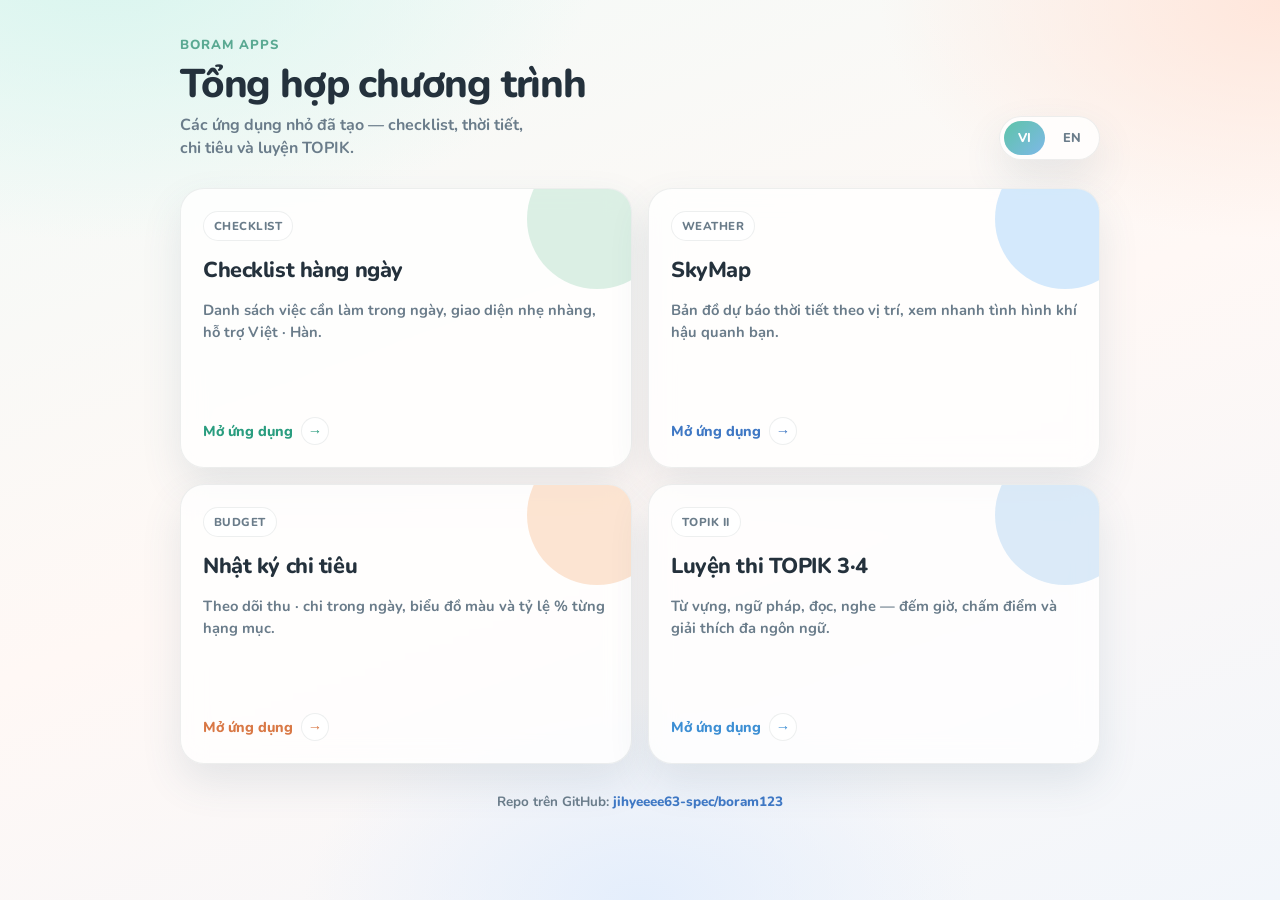
<file: index.html>
<!DOCTYPE html>
<html lang="vi">
<head>
  <meta charset="UTF-8" />
  <meta name="viewport" content="width=device-width, initial-scale=1.0" />
  <title>Boram Apps · Tổng hợp chương trình</title>
  <link rel="preconnect" href="https://fonts.googleapis.com" />
  <link rel="preconnect" href="https://fonts.gstatic.com" crossorigin />
  <link href="https://fonts.googleapis.com/css2?family=Nunito:wght@600;700;800&family=Quicksand:wght@500;600;700&display=swap" rel="stylesheet" />
  <style>
    :root {
      --ink: #24313c;
      --muted: #6a7c8a;
      --paper: rgba(255, 255, 255, 0.78);
      --line: rgba(36, 49, 60, 0.08);
      --shadow: 0 18px 40px rgba(60, 100, 120, 0.12);
      --font: "Nunito", "Quicksand", sans-serif;
    }

    * { box-sizing: border-box; margin: 0; padding: 0; }

    body {
      min-height: 100vh;
      font-family: var(--font);
      color: var(--ink);
      background:
        radial-gradient(900px 520px at 8% -5%, #d8f5ee 0%, transparent 55%),
        radial-gradient(800px 480px at 100% 0%, #ffe6db 0%, transparent 50%),
        radial-gradient(700px 420px at 50% 100%, #e4eefc 0%, transparent 48%),
        linear-gradient(160deg, #f3faf8 0%, #fff8f5 50%, #f2f6fb 100%);
      padding: 36px 18px 48px;
    }

    .wrap {
      max-width: 920px;
      margin: 0 auto;
    }

    header {
      display: flex;
      flex-wrap: wrap;
      gap: 16px;
      justify-content: space-between;
      align-items: flex-end;
      margin-bottom: 28px;
      animation: rise 0.55s ease both;
    }

    .brand-kicker {
      font-size: 0.82rem;
      font-weight: 800;
      letter-spacing: 0.08em;
      text-transform: uppercase;
      color: #5aa992;
      margin-bottom: 8px;
    }

    h1 {
      font-size: clamp(1.8rem, 4vw, 2.5rem);
      font-weight: 800;
      letter-spacing: -0.03em;
      line-height: 1.1;
    }

    .lead {
      margin-top: 8px;
      color: var(--muted);
      font-weight: 700;
      max-width: 36ch;
      line-height: 1.45;
    }

    .lang-switch {
      display: flex;
      gap: 4px;
      padding: 4px;
      border-radius: 999px;
      background: var(--paper);
      border: 1px solid var(--line);
      box-shadow: var(--shadow);
      backdrop-filter: blur(10px);
    }

    .lang-btn {
      border: none;
      background: transparent;
      font: inherit;
      font-weight: 800;
      font-size: 0.8rem;
      padding: 8px 14px;
      border-radius: 999px;
      cursor: pointer;
      color: var(--muted);
    }

    .lang-btn.active {
      background: linear-gradient(135deg, #5ec4a8, #7eb8e8);
      color: #fff;
    }

    .grid {
      display: grid;
      grid-template-columns: repeat(2, 1fr);
      gap: 16px;
    }

    .app-card {
      display: flex;
      flex-direction: column;
      gap: 14px;
      padding: 22px;
      min-height: 280px;
      border-radius: 24px;
      background: var(--paper);
      border: 1px solid var(--line);
      box-shadow: var(--shadow);
      backdrop-filter: blur(12px);
      text-decoration: none;
      color: inherit;
      position: relative;
      overflow: hidden;
      transition: transform 0.2s ease, box-shadow 0.2s ease;
      animation: rise 0.7s ease both;
    }

    .app-card:nth-child(2) { animation-delay: 0.08s; }
    .app-card:nth-child(3) { animation-delay: 0.16s; }

    .app-card:hover {
      transform: translateY(-4px);
      box-shadow: 0 22px 44px rgba(60, 100, 120, 0.16);
    }

    .app-card::before {
      content: "";
      position: absolute;
      width: 140px;
      height: 140px;
      border-radius: 50%;
      right: -36px;
      top: -40px;
      opacity: 0.28;
    }

    .app-card.checklist::before { background: #7ec8a3; }
    .app-card.skymap::before { background: #64b5f6; }
    .app-card.expense::before { background: #f4a261; }

    .badge {
      align-self: flex-start;
      font-size: 0.72rem;
      font-weight: 800;
      letter-spacing: 0.04em;
      text-transform: uppercase;
      padding: 6px 10px;
      border-radius: 999px;
      background: rgba(255, 255, 255, 0.7);
      color: var(--muted);
      border: 1px solid var(--line);
    }

    .app-card h2 {
      font-size: 1.35rem;
      font-weight: 800;
      letter-spacing: -0.02em;
      position: relative;
    }

    .app-card p {
      color: var(--muted);
      font-weight: 700;
      font-size: 0.92rem;
      line-height: 1.5;
      flex: 1;
      position: relative;
    }

    .cta {
      position: relative;
      display: inline-flex;
      align-items: center;
      gap: 8px;
      font-weight: 800;
      font-size: 0.9rem;
    }

    .app-card.checklist .cta { color: #2a9d7f; }
    .app-card.skymap .cta { color: #3f78c4; }
    .app-card.expense .cta { color: #d97845; }
    .app-card.topik .cta { color: #3d8fd4; }

    .app-card.topik::before { background: #7eb8e8; }

    .arrow {
      width: 28px;
      height: 28px;
      border-radius: 50%;
      display: grid;
      place-items: center;
      background: rgba(255, 255, 255, 0.75);
      border: 1px solid var(--line);
      transition: transform 0.2s ease;
    }

    .app-card:hover .arrow { transform: translateX(3px); }

    footer {
      margin-top: 28px;
      text-align: center;
      color: var(--muted);
      font-size: 0.84rem;
      font-weight: 700;
      animation: rise 0.85s ease both;
    }

    footer a {
      color: #3f78c4;
      text-decoration: none;
      font-weight: 800;
    }

    @keyframes rise {
      from { opacity: 0; transform: translateY(14px); }
      to { opacity: 1; transform: translateY(0); }
    }

    @media (max-width: 820px) {
      .grid { grid-template-columns: 1fr; }
      .app-card { min-height: auto; }
    }
  </style>
</head>
<body>
  <div class="wrap">
    <header>
      <div>
        <p class="brand-kicker" data-i18n="kicker">Boram Apps</p>
        <h1 data-i18n="title">Tổng hợp chương trình</h1>
        <p class="lead" data-i18n="lead">Các ứng dụng nhỏ đã tạo — checklist, thời tiết, chi tiêu và luyện TOPIK.</p>
      </div>
      <div class="lang-switch" role="group" aria-label="Language">
        <button type="button" class="lang-btn active" data-lang="vi">VI</button>
        <button type="button" class="lang-btn" data-lang="en">EN</button>
      </div>
    </header>

    <section class="grid">
      <a class="app-card checklist" href="daily-checklist/index.html">
        <span class="badge" data-i18n="badgeChecklist">Checklist</span>
        <h2 data-i18n="nameChecklist">Checklist hàng ngày</h2>
        <p data-i18n="descChecklist">Danh sách việc cần làm trong ngày, giao diện nhẹ nhàng, hỗ trợ Việt · Hàn.</p>
        <span class="cta"><span data-i18n="open">Mở ứng dụng</span><span class="arrow">→</span></span>
      </a>

      <a class="app-card skymap" href="weather-map/index.html">
        <span class="badge" data-i18n="badgeSky">Weather</span>
        <h2 data-i18n="nameSky">SkyMap</h2>
        <p data-i18n="descSky">Bản đồ dự báo thời tiết theo vị trí, xem nhanh tình hình khí hậu quanh bạn.</p>
        <span class="cta"><span data-i18n="open">Mở ứng dụng</span><span class="arrow">→</span></span>
      </a>

      <a class="app-card expense" href="expense-tracker/index.html">
        <span class="badge" data-i18n="badgeExpense">Budget</span>
        <h2 data-i18n="nameExpense">Nhật ký chi tiêu</h2>
        <p data-i18n="descExpense">Theo dõi thu · chi trong ngày, biểu đồ màu và tỷ lệ % từng hạng mục.</p>
        <span class="cta"><span data-i18n="open">Mở ứng dụng</span><span class="arrow">→</span></span>
      </a>

      <a class="app-card topik" href="topik-quiz/index.html">
        <span class="badge" data-i18n="badgeTopik">TOPIK II</span>
        <h2 data-i18n="nameTopik">Luyện thi TOPIK 3·4</h2>
        <p data-i18n="descTopik">Từ vựng, ngữ pháp, đọc, nghe — đếm giờ, chấm điểm và giải thích đa ngôn ngữ.</p>
        <span class="cta"><span data-i18n="open">Mở ứng dụng</span><span class="arrow">→</span></span>
      </a>
    </section>

    <footer>
      <p>
        <span data-i18n="footer">Repo trên GitHub:</span>
        <a href="https://github.com/jihyeeee63-spec/boram123" target="_blank" rel="noopener">jihyeeee63-spec/boram123</a>
      </p>
    </footer>
  </div>

  <script>
    const i18n = {
      vi: {
        kicker: "Boram Apps",
        title: "Tổng hợp chương trình",
        lead: "Các ứng dụng nhỏ đã tạo — checklist, thời tiết, chi tiêu và luyện TOPIK.",
        badgeChecklist: "Checklist",
        nameChecklist: "Checklist hàng ngày",
        descChecklist: "Danh sách việc cần làm trong ngày, giao diện nhẹ nhàng, hỗ trợ Việt · Hàn.",
        badgeSky: "Weather",
        nameSky: "SkyMap",
        descSky: "Bản đồ dự báo thời tiết theo vị trí, xem nhanh tình hình khí hậu quanh bạn.",
        badgeExpense: "Budget",
        nameExpense: "Nhật ký chi tiêu",
        descExpense: "Theo dõi thu · chi trong ngày, biểu đồ màu và tỷ lệ % từng hạng mục.",
        badgeTopik: "TOPIK II",
        nameTopik: "Luyện thi TOPIK 3·4",
        descTopik: "Từ vựng, ngữ pháp, đọc, nghe — đếm giờ, chấm điểm và giải thích đa ngôn ngữ.",
        open: "Mở ứng dụng",
        footer: "Repo trên GitHub:",
      },
      en: {
        kicker: "Boram Apps",
        title: "App collection",
        lead: "Small apps — daily checklist, weather map, expense diary, and TOPIK practice.",
        badgeChecklist: "Checklist",
        nameChecklist: "Daily checklist",
        descChecklist: "A calm daily to-do list with Vietnamese · Korean support.",
        badgeSky: "Weather",
        nameSky: "SkyMap",
        descSky: "Location-based weather forecast map to check conditions around you.",
        badgeExpense: "Budget",
        nameExpense: "Expense diary",
        descExpense: "Track daily income and spending with a colorful percentage chart.",
        badgeTopik: "TOPIK II",
        nameTopik: "TOPIK 3·4 practice",
        descTopik: "Vocab, grammar, reading, listening — timed scoring with multilingual explanations.",
        open: "Open app",
        footer: "GitHub repo:",
      },
    };

    let lang = localStorage.getItem("hub-lang") || "vi";

    function apply() {
      document.documentElement.lang = lang;
      document.querySelectorAll("[data-i18n]").forEach((el) => {
        const key = el.getAttribute("data-i18n");
        if (i18n[lang][key] != null) el.textContent = i18n[lang][key];
      });
      document.querySelectorAll(".lang-btn").forEach((btn) => {
        btn.classList.toggle("active", btn.dataset.lang === lang);
      });
    }

    document.querySelectorAll(".lang-btn").forEach((btn) => {
      btn.addEventListener("click", () => {
        lang = btn.dataset.lang;
        localStorage.setItem("hub-lang", lang);
        apply();
      });
    });

    apply();
  </script>
</body>
</html>
</file>
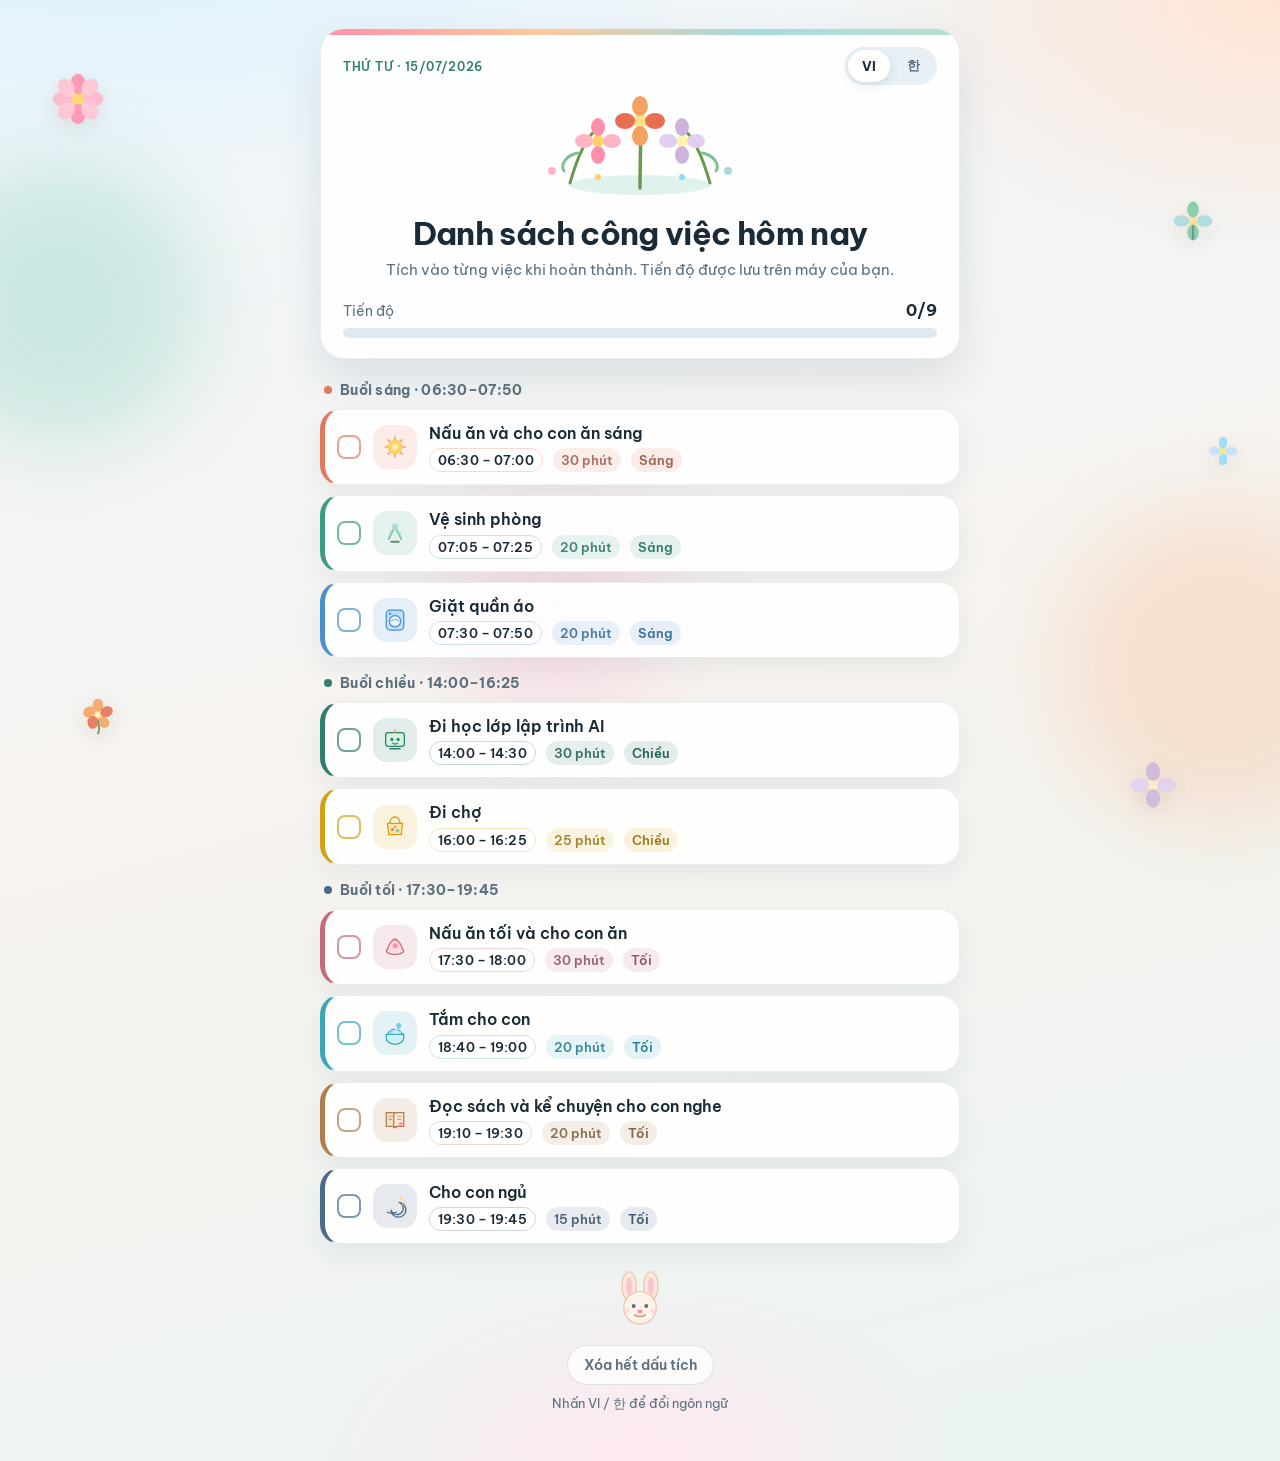
<file: daily-checklist/index.html>
<!DOCTYPE html>
<html lang="vi">
<head>
  <meta charset="UTF-8" />
  <meta name="viewport" content="width=device-width, initial-scale=1.0" />
  <title>Checklist · 15/07/2026</title>
  <link rel="preconnect" href="https://fonts.googleapis.com" />
  <link rel="preconnect" href="https://fonts.gstatic.com" crossorigin />
  <link href="https://fonts.googleapis.com/css2?family=Be+Vietnam+Pro:wght@400;500;600;700&family=Noto+Sans+KR:wght@400;500;600;700&display=swap" rel="stylesheet" />
  <style>
    :root {
      --ink: #1a2a36;
      --muted: #5b6f7e;
      --card: rgba(255, 255, 255, 0.88);
      --line: rgba(26, 42, 54, 0.08);
      --shadow: 0 18px 40px rgba(40, 78, 110, 0.12);
      --radius: 20px;
      --font-vi: "Be Vietnam Pro", sans-serif;
      --font-ko: "Noto Sans KR", sans-serif;
    }

    * {
      box-sizing: border-box;
      margin: 0;
      padding: 0;
    }

    html {
      scroll-behavior: smooth;
    }

    body {
      min-height: 100vh;
      font-family: var(--font-vi);
      color: var(--ink);
      background:
        radial-gradient(1200px 600px at 10% -10%, #d9f1ff 0%, transparent 55%),
        radial-gradient(900px 500px at 100% 0%, #ffe4d4 0%, transparent 50%),
        radial-gradient(700px 400px at 50% 100%, #ffe8f0 0%, transparent 45%),
        linear-gradient(165deg, #eef6fb 0%, #f7f3ef 48%, #eaf4f1 100%);
      padding: 28px 16px 48px;
      position: relative;
      overflow-x: hidden;
    }

    body[data-lang="ko"] {
      font-family: var(--font-ko);
    }

    .garden {
      position: fixed;
      inset: 0;
      pointer-events: none;
      z-index: 0;
      overflow: hidden;
    }

    .bg-shape {
      position: absolute;
      border-radius: 50%;
      filter: blur(40px);
      opacity: 0.42;
    }

    .bg-shape-1 {
      width: 280px;
      height: 280px;
      background: #9ad7c8;
      top: 18%;
      left: -80px;
    }

    .bg-shape-2 {
      width: 320px;
      height: 320px;
      background: #f6c9a8;
      bottom: 8%;
      right: -100px;
    }

    .bg-shape-3 {
      width: 220px;
      height: 220px;
      background: #f7c5d8;
      top: 55%;
      left: 35%;
    }

    .deco-flower {
      position: absolute;
      width: 54px;
      height: 54px;
      opacity: 0.88;
      animation: sway 5.5s ease-in-out infinite;
    }

    .deco-flower svg {
      width: 100%;
      height: 100%;
      display: block;
      filter: drop-shadow(0 6px 10px rgba(80, 60, 40, 0.12));
    }

    .deco-flower.f1 { top: 8%; left: 4%; animation-delay: 0s; }
    .deco-flower.f2 { top: 22%; right: 5%; width: 46px; height: 46px; animation-delay: 0.8s; }
    .deco-flower.f3 { bottom: 18%; left: 6%; width: 42px; height: 42px; animation-delay: 1.4s; }
    .deco-flower.f4 { bottom: 10%; right: 8%; width: 50px; height: 50px; animation-delay: 0.4s; }
    .deco-flower.f5 { top: 48%; right: 3%; width: 38px; height: 38px; animation-delay: 1.8s; }

    .petal {
      position: absolute;
      width: 12px;
      height: 16px;
      border-radius: 80% 0 80% 0;
      opacity: 0.55;
      animation: fall linear infinite;
    }

    .petal.p1 { left: 12%; top: -20px; background: #ff8fab; animation-duration: 11s; }
    .petal.p2 { left: 28%; top: -40px; background: #ffb4a2; width: 10px; height: 14px; animation-duration: 14s; animation-delay: 2s; }
    .petal.p3 { left: 55%; top: -30px; background: #ffc2d1; animation-duration: 12s; animation-delay: 4s; }
    .petal.p4 { left: 72%; top: -50px; background: #f9a8d4; width: 11px; height: 15px; animation-duration: 15s; animation-delay: 1s; }
    .petal.p5 { left: 88%; top: -25px; background: #fec89a; animation-duration: 13s; animation-delay: 3s; }
    .petal.p6 { left: 40%; top: -35px; background: #bde0fe; width: 9px; height: 13px; animation-duration: 16s; animation-delay: 5s; }

    .app {
      position: relative;
      z-index: 1;
      width: min(640px, 100%);
      margin: 0 auto;
      display: grid;
      gap: 22px;
    }

    .header {
      background: var(--card);
      backdrop-filter: blur(14px);
      border: 1px solid var(--line);
      border-radius: calc(var(--radius) + 4px);
      box-shadow: var(--shadow);
      padding: 18px 22px 20px;
      animation: rise 0.55s ease both;
      overflow: hidden;
      position: relative;
    }

    .header::before {
      content: "";
      position: absolute;
      inset: 0 auto auto 0;
      width: 100%;
      height: 6px;
      background: linear-gradient(90deg, #ff8fab, #fec89a, #a8dadc, #b8e0d2);
    }

    .hero-art {
      display: flex;
      justify-content: center;
      margin: 6px 0 10px;
    }

    .hero-art svg {
      width: min(100%, 280px);
      height: auto;
      animation: floaty 4s ease-in-out infinite;
    }

    .header-top {
      display: flex;
      align-items: center;
      justify-content: space-between;
      gap: 12px;
      margin-bottom: 8px;
    }

    .eyebrow {
      font-size: 0.78rem;
      font-weight: 600;
      letter-spacing: 0.06em;
      text-transform: uppercase;
      color: #2f7d6d;
    }

    .lang-switch {
      display: inline-flex;
      background: #e8f0f6;
      border-radius: 999px;
      padding: 3px;
      gap: 2px;
    }

    .lang-btn {
      border: none;
      background: transparent;
      color: var(--muted);
      font: inherit;
      font-size: 0.82rem;
      font-weight: 700;
      min-width: 42px;
      padding: 7px 12px;
      border-radius: 999px;
      cursor: pointer;
      transition: background 0.2s ease, color 0.2s ease, transform 0.15s ease;
    }

    .lang-btn:hover {
      color: var(--ink);
    }

    .lang-btn[aria-pressed="true"] {
      background: #fff;
      color: var(--ink);
      box-shadow: 0 4px 12px rgba(40, 78, 110, 0.12);
    }

    .header h1 {
      font-size: clamp(1.55rem, 4vw, 2rem);
      line-height: 1.25;
      letter-spacing: -0.02em;
      margin-bottom: 6px;
      text-align: center;
    }

    .subtitle {
      color: var(--muted);
      font-size: 0.95rem;
      line-height: 1.5;
      text-align: center;
    }

    .progress-block {
      margin-top: 18px;
    }

    .progress-meta {
      display: flex;
      justify-content: space-between;
      align-items: baseline;
      margin-bottom: 8px;
      font-size: 0.9rem;
      color: var(--muted);
    }

    .progress-meta strong {
      color: var(--ink);
      font-size: 1rem;
    }

    .progress-track {
      height: 10px;
      border-radius: 999px;
      background: #dfe9f1;
      overflow: hidden;
    }

    .progress-fill {
      height: 100%;
      width: 0%;
      border-radius: inherit;
      background: linear-gradient(90deg, #2f9e8a, #f0a35e, #ff8fab);
      transition: width 0.35s ease;
    }

    .groups {
      display: grid;
      gap: 16px;
    }

    .group {
      animation: rise 0.55s ease both;
    }

    .group:nth-child(1) { animation-delay: 0.05s; }
    .group:nth-child(2) { animation-delay: 0.1s; }
    .group:nth-child(3) { animation-delay: 0.15s; }

    .group-title {
      display: flex;
      align-items: center;
      gap: 8px;
      font-size: 0.86rem;
      font-weight: 700;
      color: var(--muted);
      margin: 0 4px 10px;
      letter-spacing: 0.02em;
    }

    .group-title .dot {
      width: 8px;
      height: 8px;
      border-radius: 50%;
    }

    .task-list {
      list-style: none;
      display: grid;
      gap: 10px;
    }

    .task {
      --accent: #2f9e8a;
      display: grid;
      grid-template-columns: auto auto 1fr;
      gap: 12px;
      align-items: center;
      background: var(--card);
      backdrop-filter: blur(10px);
      border: 1px solid var(--line);
      border-left: 5px solid var(--accent);
      border-radius: var(--radius);
      padding: 12px 14px 12px 12px;
      box-shadow: 0 10px 24px rgba(40, 78, 110, 0.07);
      cursor: pointer;
      transition: transform 0.18s ease, box-shadow 0.18s ease, background 0.2s ease;
    }

    .task:hover {
      transform: translateY(-2px);
      box-shadow: 0 14px 28px rgba(40, 78, 110, 0.12);
    }

    .task:focus-within {
      outline: 2px solid color-mix(in srgb, var(--accent) 55%, white);
      outline-offset: 2px;
    }

    .task.done {
      background: color-mix(in srgb, var(--accent) 10%, white);
      opacity: 0.9;
    }

    .task.done .task-title {
      text-decoration: line-through;
      text-decoration-thickness: 2px;
      color: color-mix(in srgb, var(--ink) 55%, var(--muted));
    }

    .task.done .task-icon {
      filter: grayscale(0.25);
      transform: scale(0.96);
    }

    .task-icon {
      width: 44px;
      height: 44px;
      border-radius: 14px;
      background: color-mix(in srgb, var(--accent) 14%, white);
      display: grid;
      place-items: center;
      flex-shrink: 0;
      transition: transform 0.2s ease, filter 0.2s ease;
    }

    .task-icon svg {
      width: 30px;
      height: 30px;
      display: block;
    }

    .task-check {
      position: relative;
      width: 24px;
      height: 24px;
      flex-shrink: 0;
    }

    .task-check input {
      position: absolute;
      inset: 0;
      opacity: 0;
      cursor: pointer;
    }

    .checkmark {
      display: grid;
      place-items: center;
      width: 24px;
      height: 24px;
      border-radius: 8px;
      border: 2px solid color-mix(in srgb, var(--accent) 70%, #fff);
      background: #fff;
      transition: background 0.2s ease, border-color 0.2s ease, transform 0.15s ease;
    }

    .checkmark::after {
      content: "";
      width: 6px;
      height: 11px;
      border: solid #fff;
      border-width: 0 2.5px 2.5px 0;
      transform: rotate(45deg) scale(0);
      transition: transform 0.15s ease;
      margin-top: -2px;
    }

    .task-check input:checked + .checkmark {
      background: var(--accent);
      border-color: var(--accent);
      transform: scale(1.05);
    }

    .task-check input:checked + .checkmark::after {
      transform: rotate(45deg) scale(1);
    }

    .task-body {
      min-width: 0;
    }

    .task-title {
      font-size: 1rem;
      font-weight: 600;
      line-height: 1.4;
      margin-bottom: 4px;
    }

    .task-meta {
      display: flex;
      flex-wrap: wrap;
      gap: 6px 10px;
      font-size: 0.8rem;
      color: var(--muted);
    }

    .badge {
      display: inline-flex;
      align-items: center;
      gap: 4px;
      padding: 3px 8px;
      border-radius: 999px;
      background: color-mix(in srgb, var(--accent) 14%, white);
      color: color-mix(in srgb, var(--accent) 70%, #1a2a36);
      font-weight: 600;
    }

    .badge-time {
      background: #fff;
      border: 1px solid color-mix(in srgb, var(--accent) 28%, #fff);
      color: var(--ink);
      font-variant-numeric: tabular-nums;
      letter-spacing: 0.01em;
    }

    .badge-duration {
      opacity: 0.92;
    }

    .footer {
      display: grid;
      gap: 10px;
      justify-items: center;
      padding: 4px 8px 0;
      animation: rise 0.55s ease both;
      animation-delay: 0.2s;
    }

    .footer-bunny {
      width: 72px;
      height: auto;
      margin-bottom: 2px;
      animation: floaty 3.8s ease-in-out infinite;
    }

    .reset-btn {
      border: 1px solid rgba(26, 42, 54, 0.12);
      background: rgba(255, 255, 255, 0.75);
      color: var(--muted);
      font: inherit;
      font-size: 0.88rem;
      font-weight: 600;
      padding: 10px 16px;
      border-radius: 999px;
      cursor: pointer;
      transition: color 0.2s ease, background 0.2s ease, border-color 0.2s ease;
    }

    .reset-btn:hover {
      color: var(--ink);
      border-color: rgba(26, 42, 54, 0.22);
      background: #fff;
    }

    .hint {
      font-size: 0.8rem;
      color: var(--muted);
      text-align: center;
    }

    @keyframes rise {
      from { opacity: 0; transform: translateY(12px); }
      to { opacity: 1; transform: translateY(0); }
    }

    @keyframes sway {
      0%, 100% { transform: rotate(-6deg) translateY(0); }
      50% { transform: rotate(6deg) translateY(-6px); }
    }

    @keyframes floaty {
      0%, 100% { transform: translateY(0); }
      50% { transform: translateY(-6px); }
    }

    @keyframes fall {
      0% { transform: translateY(0) rotate(0deg); opacity: 0; }
      10% { opacity: 0.55; }
      100% { transform: translateY(110vh) rotate(360deg); opacity: 0; }
    }

    @media (max-width: 480px) {
      body {
        padding: 18px 12px 36px;
      }

      .header {
        padding: 16px 16px 16px;
      }

      .task {
        grid-template-columns: auto auto 1fr;
        padding: 10px;
        gap: 10px;
      }

      .task-icon {
        width: 38px;
        height: 38px;
        border-radius: 12px;
      }

      .task-icon svg {
        width: 26px;
        height: 26px;
      }

      .deco-flower.f5,
      .deco-flower.f3 {
        display: none;
      }
    }
  </style>
</head>
<body>
  <div class="garden" aria-hidden="true">
    <div class="bg-shape bg-shape-1"></div>
    <div class="bg-shape bg-shape-2"></div>
    <div class="bg-shape bg-shape-3"></div>

    <div class="deco-flower f1">
      <svg viewBox="0 0 64 64" fill="none">
        <circle cx="32" cy="32" r="8" fill="#FFD166"/>
        <ellipse cx="32" cy="14" rx="9" ry="12" fill="#FF8FAB"/>
        <ellipse cx="32" cy="50" rx="9" ry="12" fill="#FF8FAB"/>
        <ellipse cx="14" cy="32" rx="12" ry="9" fill="#FFB4C6"/>
        <ellipse cx="50" cy="32" rx="12" ry="9" fill="#FFB4C6"/>
        <ellipse cx="18" cy="18" rx="9" ry="11" fill="#FFC2D1" transform="rotate(-45 18 18)"/>
        <ellipse cx="46" cy="18" rx="9" ry="11" fill="#FFC2D1" transform="rotate(45 46 18)"/>
        <ellipse cx="18" cy="46" rx="9" ry="11" fill="#FFC2D1" transform="rotate(45 18 46)"/>
        <ellipse cx="46" cy="46" rx="9" ry="11" fill="#FFC2D1" transform="rotate(-45 46 46)"/>
      </svg>
    </div>
    <div class="deco-flower f2">
      <svg viewBox="0 0 64 64" fill="none">
        <circle cx="32" cy="32" r="7" fill="#FFE08A"/>
        <ellipse cx="32" cy="16" rx="8" ry="11" fill="#7EC8A3"/>
        <ellipse cx="32" cy="48" rx="8" ry="11" fill="#7EC8A3"/>
        <ellipse cx="16" cy="32" rx="11" ry="8" fill="#A8DADC"/>
        <ellipse cx="48" cy="32" rx="11" ry="8" fill="#A8DADC"/>
        <path d="M32 39v18" stroke="#5A8F6B" stroke-width="3" stroke-linecap="round"/>
      </svg>
    </div>
    <div class="deco-flower f3">
      <svg viewBox="0 0 64 64" fill="none">
        <circle cx="32" cy="30" r="7" fill="#FFF3B0"/>
        <ellipse cx="32" cy="14" rx="8" ry="10" fill="#F4A261"/>
        <ellipse cx="45" cy="24" rx="8" ry="10" fill="#E76F51" transform="rotate(60 45 24)"/>
        <ellipse cx="40" cy="40" rx="8" ry="10" fill="#F4A261" transform="rotate(120 40 40)"/>
        <ellipse cx="24" cy="40" rx="8" ry="10" fill="#E76F51" transform="rotate(180 24 40)"/>
        <ellipse cx="19" cy="24" rx="8" ry="10" fill="#F4A261" transform="rotate(240 19 24)"/>
        <path d="M32 37c0 8 4 14 0 20" stroke="#6A994E" stroke-width="3" stroke-linecap="round"/>
      </svg>
    </div>
    <div class="deco-flower f4">
      <svg viewBox="0 0 64 64" fill="none">
        <circle cx="32" cy="32" r="8" fill="#FFEDC2"/>
        <ellipse cx="32" cy="15" rx="9" ry="12" fill="#CDB4DB"/>
        <ellipse cx="32" cy="49" rx="9" ry="12" fill="#CDB4DB"/>
        <ellipse cx="15" cy="32" rx="12" ry="9" fill="#E2CFF0"/>
        <ellipse cx="49" cy="32" rx="12" ry="9" fill="#E2CFF0"/>
      </svg>
    </div>
    <div class="deco-flower f5">
      <svg viewBox="0 0 64 64" fill="none">
        <circle cx="32" cy="32" r="6" fill="#FFE66D"/>
        <ellipse cx="32" cy="18" rx="7" ry="10" fill="#90DBF4"/>
        <ellipse cx="32" cy="46" rx="7" ry="10" fill="#90DBF4"/>
        <ellipse cx="18" cy="32" rx="10" ry="7" fill="#BDE0FE"/>
        <ellipse cx="46" cy="32" rx="10" ry="7" fill="#BDE0FE"/>
      </svg>
    </div>

    <span class="petal p1"></span>
    <span class="petal p2"></span>
    <span class="petal p3"></span>
    <span class="petal p4"></span>
    <span class="petal p5"></span>
    <span class="petal p6"></span>
  </div>

  <main class="app">
    <header class="header">
      <div class="header-top">
        <p class="eyebrow" data-i18n="eyebrow"></p>
        <div class="lang-switch" role="group" aria-label="Language">
          <button type="button" class="lang-btn" data-lang="vi" aria-pressed="true">VI</button>
          <button type="button" class="lang-btn" data-lang="ko" aria-pressed="false">한</button>
        </div>
      </div>

      <div class="hero-art" aria-hidden="true">
        <svg viewBox="0 0 280 110" fill="none">
          <ellipse cx="140" cy="92" rx="70" ry="10" fill="#D8EFE7" opacity="0.8"/>
          <path d="M70 90c8-28 18-48 28-55" stroke="#6A994E" stroke-width="3" stroke-linecap="round"/>
          <path d="M140 95c0-40 2-62 0-75" stroke="#6A994E" stroke-width="3.5" stroke-linecap="round"/>
          <path d="M210 90c-8-28-18-48-28-55" stroke="#6A994E" stroke-width="3" stroke-linecap="round"/>
          <path d="M78 60c-12 2-18 12-14 18" stroke="#82C091" stroke-width="3" stroke-linecap="round" fill="none"/>
          <path d="M202 60c12 2 18 12 14 18" stroke="#82C091" stroke-width="3" stroke-linecap="round" fill="none"/>
          <g transform="translate(78 28)">
            <circle cx="20" cy="20" r="6" fill="#FFD166"/>
            <ellipse cx="20" cy="6" rx="7" ry="9" fill="#FF8FAB"/>
            <ellipse cx="20" cy="34" rx="7" ry="9" fill="#FF8FAB"/>
            <ellipse cx="6" cy="20" rx="9" ry="7" fill="#FFB4C6"/>
            <ellipse cx="34" cy="20" rx="9" ry="7" fill="#FFB4C6"/>
          </g>
          <g transform="translate(120 8)">
            <circle cx="20" cy="20" r="7" fill="#FFE08A"/>
            <ellipse cx="20" cy="5" rx="8" ry="10" fill="#F4A261"/>
            <ellipse cx="20" cy="35" rx="8" ry="10" fill="#F4A261"/>
            <ellipse cx="5" cy="20" rx="10" ry="8" fill="#E76F51"/>
            <ellipse cx="35" cy="20" rx="10" ry="8" fill="#E76F51"/>
          </g>
          <g transform="translate(162 28)">
            <circle cx="20" cy="20" r="6" fill="#FFF3B0"/>
            <ellipse cx="20" cy="6" rx="7" ry="9" fill="#CDB4DB"/>
            <ellipse cx="20" cy="34" rx="7" ry="9" fill="#CDB4DB"/>
            <ellipse cx="6" cy="20" rx="9" ry="7" fill="#E2CFF0"/>
            <ellipse cx="34" cy="20" rx="9" ry="7" fill="#E2CFF0"/>
          </g>
          <circle cx="52" cy="78" r="4" fill="#FFB4C6"/>
          <circle cx="228" cy="78" r="4" fill="#A8DADC"/>
          <circle cx="98" cy="84" r="3" fill="#FFD166"/>
          <circle cx="182" cy="84" r="3" fill="#90DBF4"/>
        </svg>
      </div>

      <h1 data-i18n="title"></h1>
      <p class="subtitle" data-i18n="subtitle"></p>

      <div class="progress-block">
        <div class="progress-meta">
          <span data-i18n="progressLabel"></span>
          <strong id="progressText">0/9</strong>
        </div>
        <div class="progress-track" role="progressbar" aria-valuemin="0" aria-valuemax="9" aria-valuenow="0">
          <div class="progress-fill" id="progressFill"></div>
        </div>
      </div>
    </header>

    <section class="groups" id="taskGroups" aria-live="polite"></section>

    <footer class="footer">
      <svg class="footer-bunny" viewBox="0 0 80 70" fill="none" aria-hidden="true">
        <ellipse cx="28" cy="18" rx="8" ry="16" fill="#F8E9DD" stroke="#E8C9B0" stroke-width="1.5"/>
        <ellipse cx="52" cy="18" rx="8" ry="16" fill="#F8E9DD" stroke="#E8C9B0" stroke-width="1.5"/>
        <ellipse cx="28" cy="18" rx="3.5" ry="10" fill="#FFC2D1"/>
        <ellipse cx="52" cy="18" rx="3.5" ry="10" fill="#FFC2D1"/>
        <circle cx="40" cy="42" r="18" fill="#FFF4EC" stroke="#E8C9B0" stroke-width="1.5"/>
        <circle cx="33" cy="40" r="2.2" fill="#5B6F7E"/>
        <circle cx="47" cy="40" r="2.2" fill="#5B6F7E"/>
        <ellipse cx="40" cy="46" rx="3" ry="2.2" fill="#FF8FAB"/>
        <path d="M34 50c2.5 2 9.5 2 12 0" stroke="#E07A5F" stroke-width="1.5" stroke-linecap="round"/>
        <circle cx="26" cy="45" r="3" fill="#FFD6E0" opacity="0.8"/>
        <circle cx="54" cy="45" r="3" fill="#FFD6E0" opacity="0.8"/>
      </svg>
      <button type="button" class="reset-btn" id="resetBtn" data-i18n="reset"></button>
      <p class="hint" data-i18n="hint"></p>
    </footer>
  </main>

  <script>
    const STORAGE_KEY = "daily-checklist-2026-07-15";
    const LANG_KEY = "daily-checklist-lang";

    const icons = {
      breakfast: `<svg viewBox="0 0 48 48" fill="none"><circle cx="24" cy="24" r="12" fill="#FFD166"/><path d="M24 8v4M24 36v4M8 24h4M36 24h4M12.5 12.5l2.8 2.8M32.7 32.7l2.8 2.8M12.5 35.5l2.8-2.8M32.7 15.3l2.8-2.8" stroke="#F4A261" stroke-width="2.5" stroke-linecap="round"/><circle cx="24" cy="24" r="5" fill="#FFF3B0"/></svg>`,
      clean: `<svg viewBox="0 0 48 48" fill="none"><path d="M14 34c4-10 8-16 10-18 2 2 6 8 10 18" stroke="#7EC8A3" stroke-width="3" stroke-linecap="round"/><circle cx="24" cy="14" r="5" fill="#A8DADC"/><path d="M18 38h12" stroke="#5A8F6B" stroke-width="3" stroke-linecap="round"/><circle cx="16" cy="22" r="2" fill="#BDE0FE"/><circle cx="32" cy="24" r="2" fill="#BDE0FE"/></svg>`,
      laundry: `<svg viewBox="0 0 48 48" fill="none"><rect x="10" y="8" width="28" height="32" rx="6" fill="#BDE0FE" stroke="#4A90C6" stroke-width="2"/><circle cx="24" cy="26" r="9" fill="#EFF8FF" stroke="#4A90C6" stroke-width="2"/><path d="M18 26c2-4 10-4 12 0" stroke="#7EC8E3" stroke-width="2" stroke-linecap="round"/><circle cx="16" cy="14" r="2" fill="#4A90C6"/><circle cx="22" cy="14" r="2" fill="#90DBF4"/></svg>`,
      "ai-class": `<svg viewBox="0 0 48 48" fill="none"><rect x="9" y="12" width="30" height="22" rx="4" fill="#D8F3DC" stroke="#2F7D6D" stroke-width="2"/><path d="M16 38h16" stroke="#2F7D6D" stroke-width="2.5" stroke-linecap="round"/><circle cx="19" cy="23" r="2.5" fill="#2F7D6D"/><circle cx="29" cy="23" r="2.5" fill="#2F7D6D"/><path d="M20 29c2 2 6 2 8 0" stroke="#2F7D6D" stroke-width="2" stroke-linecap="round"/><path d="M24 8v4" stroke="#F4A261" stroke-width="2.5" stroke-linecap="round"/></svg>`,
      market: `<svg viewBox="0 0 48 48" fill="none"><path d="M12 18h24l-2 18H14L12 18z" fill="#FFE8A3" stroke="#D4A017" stroke-width="2"/><path d="M16 18c0-6 3.5-10 8-10s8 4 8 10" stroke="#D4A017" stroke-width="2.5" stroke-linecap="round"/><circle cx="20" cy="28" r="2.5" fill="#E07A5F"/><circle cx="28" cy="30" r="3" fill="#7EC8A3"/><circle cx="24" cy="24" r="2" fill="#FF8FAB"/></svg>`,
      dinner: `<svg viewBox="0 0 48 48" fill="none"><ellipse cx="24" cy="30" rx="14" ry="6" fill="#F8E1E5" stroke="#C46B7A" stroke-width="2"/><path d="M12 28c2-10 8-16 12-16s10 6 12 16" fill="#FFD6E0" stroke="#C46B7A" stroke-width="2"/><circle cx="24" cy="22" r="4" fill="#FF8FAB"/><path d="M20 14c1-4 7-4 8 0" stroke="#E07A5F" stroke-width="2" stroke-linecap="round"/></svg>`,
      bath: `<svg viewBox="0 0 48 48" fill="none"><path d="M10 26h28v6c0 5-5 10-14 10s-14-5-14-10v-6z" fill="#CFF1F5" stroke="#3AA6B8" stroke-width="2"/><path d="M12 26c2-4 6-8 12-8s10 4 12 8" stroke="#3AA6B8" stroke-width="2" stroke-linecap="round"/><circle cx="18" cy="22" r="2.5" fill="#90DBF4"/><circle cx="26" cy="20" r="3" fill="#BDE0FE"/><circle cx="32" cy="23" r="2" fill="#A8DADC"/><path d="M34 12c0 4-4 6-4 6s-4-2-4-6a4 4 0 118 0z" fill="#7EC8E3"/></svg>`,
      story: `<svg viewBox="0 0 48 48" fill="none"><path d="M10 12h12c2 0 4 2 4 4v20c-2-1.5-4-2-6-2H10V12z" fill="#F3E2C8" stroke="#B07D4F" stroke-width="2"/><path d="M38 12H26c-2 0-4 2-4 4v20c2-1.5 4-2 6-2h10V12z" fill="#FFE8D6" stroke="#B07D4F" stroke-width="2"/><path d="M14 18h6M14 23h5M28 18h6M28 23h5" stroke="#D4A373" stroke-width="1.8" stroke-linecap="round"/><circle cx="33" cy="30" r="3" fill="#FF8FAB"/></svg>`,
      sleep: `<svg viewBox="0 0 48 48" fill="none"><path d="M30 18a10 10 0 11-12.5 12.2A12 12 0 1030 18z" fill="#D6E4F0" stroke="#4B6A88" stroke-width="2"/><circle cx="34" cy="12" r="2" fill="#FFD166"/><circle cx="40" cy="18" r="1.5" fill="#FFD166"/><circle cx="36" cy="22" r="1.2" fill="#FFD166"/><path d="M12 34c4 2 10 2 14 0" stroke="#4B6A88" stroke-width="2" stroke-linecap="round"/></svg>`,
    };

    const i18n = {
      vi: {
        eyebrow: "Thứ Tư · 15/07/2026",
        title: "Danh sách công việc hôm nay",
        subtitle: "Tích vào từng việc khi hoàn thành. Tiến độ được lưu trên máy của bạn.",
        progressLabel: "Tiến độ",
        reset: "Xóa hết dấu tích",
        hint: "Nhấn VI / 한 để đổi ngôn ngữ",
        groups: {
          morning: "Buổi sáng · 06:30–07:50",
          afternoon: "Buổi chiều · 14:00–16:25",
          evening: "Buổi tối · 17:30–19:45",
        },
        minutes: (n) => `${n} phút`,
        confirmReset: "Bạn muốn xóa tất cả dấu tích?",
      },
      ko: {
        eyebrow: "수요일 · 2026.07.15",
        title: "오늘의 할 일 목록",
        subtitle: "완료한 항목을 체크하세요. 진행 상황은 이 기기에 저장됩니다.",
        progressLabel: "진행률",
        reset: "체크 모두 지우기",
        hint: "VI / 한 버튼으로 언어를 바꿀 수 있어요",
        groups: {
          morning: "아침 · 06:30–07:50",
          afternoon: "오후 · 14:00–16:25",
          evening: "저녁 · 17:30–19:45",
        },
        minutes: (n) => `${n}분`,
        confirmReset: "모든 체크를 지우시겠어요?",
      },
    };

    const tasks = [
      {
        id: "breakfast",
        group: "morning",
        color: "#e07a5f",
        slot: "06:30 – 07:00",
        duration: 30,
        period: { vi: "Sáng", ko: "아침" },
        title: {
          vi: "Nấu ăn và cho con ăn sáng",
          ko: "아침 요리하고 아이에게 아침 먹이기",
        },
      },
      {
        id: "clean",
        group: "morning",
        color: "#3d9b84",
        slot: "07:05 – 07:25",
        duration: 20,
        period: { vi: "Sáng", ko: "아침" },
        title: {
          vi: "Vệ sinh phòng",
          ko: "방 청소하기",
        },
      },
      {
        id: "laundry",
        group: "morning",
        color: "#4a90c6",
        slot: "07:30 – 07:50",
        duration: 20,
        period: { vi: "Sáng", ko: "아침" },
        title: {
          vi: "Giặt quần áo",
          ko: "빨래하기",
        },
      },
      {
        id: "ai-class",
        group: "afternoon",
        color: "#2f7d6d",
        slot: "14:00 – 14:30",
        duration: 30,
        period: { vi: "Chiều", ko: "오후" },
        title: {
          vi: "Đi học lớp lập trình AI",
          ko: "AI 프로그래밍 수업 듣기",
        },
      },
      {
        id: "market",
        group: "afternoon",
        color: "#d4a017",
        slot: "16:00 – 16:25",
        duration: 25,
        period: { vi: "Chiều", ko: "오후" },
        title: {
          vi: "Đi chợ",
          ko: "장보기",
        },
      },
      {
        id: "dinner",
        group: "evening",
        color: "#c46b7a",
        slot: "17:30 – 18:00",
        duration: 30,
        period: { vi: "Tối", ko: "저녁" },
        title: {
          vi: "Nấu ăn tối và cho con ăn",
          ko: "저녁 요리하고 아이에게 저녁 먹이기",
        },
      },
      {
        id: "bath",
        group: "evening",
        color: "#3aa6b8",
        slot: "18:40 – 19:00",
        duration: 20,
        period: { vi: "Tối", ko: "저녁" },
        title: {
          vi: "Tắm cho con",
          ko: "아이 목욕시키기",
        },
      },
      {
        id: "story",
        group: "evening",
        color: "#b07d4f",
        slot: "19:10 – 19:30",
        duration: 20,
        period: { vi: "Tối", ko: "저녁" },
        title: {
          vi: "Đọc sách và kể chuyện cho con nghe",
          ko: "책 읽어주고 아이에게 이야기해주기",
        },
      },
      {
        id: "sleep",
        group: "evening",
        color: "#4b6a88",
        slot: "19:30 – 19:45",
        duration: 15,
        period: { vi: "Tối", ko: "저녁" },
        title: {
          vi: "Cho con ngủ",
          ko: "아이 재우기",
        },
      },
    ];

    const groupOrder = ["morning", "afternoon", "evening"];
    const groupColors = {
      morning: "#e07a5f",
      afternoon: "#2f7d6d",
      evening: "#4b6a88",
    };

    let lang = localStorage.getItem(LANG_KEY) || "vi";
    let checked = loadChecked();

    function loadChecked() {
      try {
        const raw = localStorage.getItem(STORAGE_KEY);
        return raw ? JSON.parse(raw) : {};
      } catch {
        return {};
      }
    }

    function saveChecked() {
      localStorage.setItem(STORAGE_KEY, JSON.stringify(checked));
    }

    function t(key) {
      return i18n[lang][key];
    }

    function applyStaticText() {
      document.documentElement.lang = lang === "ko" ? "ko" : "vi";
      document.body.dataset.lang = lang;

      document.querySelectorAll("[data-i18n]").forEach((el) => {
        const key = el.dataset.i18n;
        const value = t(key);
        if (typeof value === "string") el.textContent = value;
      });

      document.querySelectorAll(".lang-btn").forEach((btn) => {
        btn.setAttribute("aria-pressed", String(btn.dataset.lang === lang));
      });
    }

    function renderTasks() {
      const container = document.getElementById("taskGroups");
      container.innerHTML = "";

      groupOrder.forEach((groupId) => {
        const groupTasks = tasks.filter((task) => task.group === groupId);
        if (!groupTasks.length) return;

        const section = document.createElement("section");
        section.className = "group";

        const heading = document.createElement("h2");
        heading.className = "group-title";
        heading.innerHTML = `<span class="dot" style="background:${groupColors[groupId]}"></span>${i18n[lang].groups[groupId]}`;

        const list = document.createElement("ul");
        list.className = "task-list";

        groupTasks.forEach((task) => {
          const done = Boolean(checked[task.id]);
          const li = document.createElement("li");
          li.className = `task${done ? " done" : ""}`;
          li.style.setProperty("--accent", task.color);

          li.innerHTML = `
            <label class="task-check">
              <input type="checkbox" data-id="${task.id}" ${done ? "checked" : ""} />
              <span class="checkmark" aria-hidden="true"></span>
            </label>
            <div class="task-icon" aria-hidden="true">${icons[task.id] || ""}</div>
            <div class="task-body">
              <p class="task-title">${task.title[lang]}</p>
              <div class="task-meta">
                <span class="badge badge-time">${task.slot}</span>
                <span class="badge badge-duration">${i18n[lang].minutes(task.duration)}</span>
                <span class="badge">${task.period[lang]}</span>
              </div>
            </div>
          `;

          const checkbox = li.querySelector('input[type="checkbox"]');
          checkbox.addEventListener("change", () => {
            checked[task.id] = checkbox.checked;
            li.classList.toggle("done", checkbox.checked);
            saveChecked();
            updateProgress();
          });

          list.appendChild(li);
        });

        section.appendChild(heading);
        section.appendChild(list);
        container.appendChild(section);
      });
    }

    function updateProgress() {
      const total = tasks.length;
      const done = tasks.filter((task) => checked[task.id]).length;
      const percent = total ? Math.round((done / total) * 100) : 0;

      document.getElementById("progressText").textContent = `${done}/${total}`;
      document.getElementById("progressFill").style.width = `${percent}%`;

      const track = document.querySelector(".progress-track");
      track.setAttribute("aria-valuenow", String(done));
      track.setAttribute("aria-valuetext", `${done} / ${total}`);
    }

    function setLang(next) {
      lang = next;
      localStorage.setItem(LANG_KEY, lang);
      applyStaticText();
      renderTasks();
      updateProgress();
    }

    document.querySelectorAll(".lang-btn").forEach((btn) => {
      btn.addEventListener("click", () => setLang(btn.dataset.lang));
    });

    document.getElementById("resetBtn").addEventListener("click", () => {
      if (!confirm(i18n[lang].confirmReset)) return;
      checked = {};
      saveChecked();
      renderTasks();
      updateProgress();
    });

    applyStaticText();
    renderTasks();
    updateProgress();
  </script>
</body>
</html>
</file>
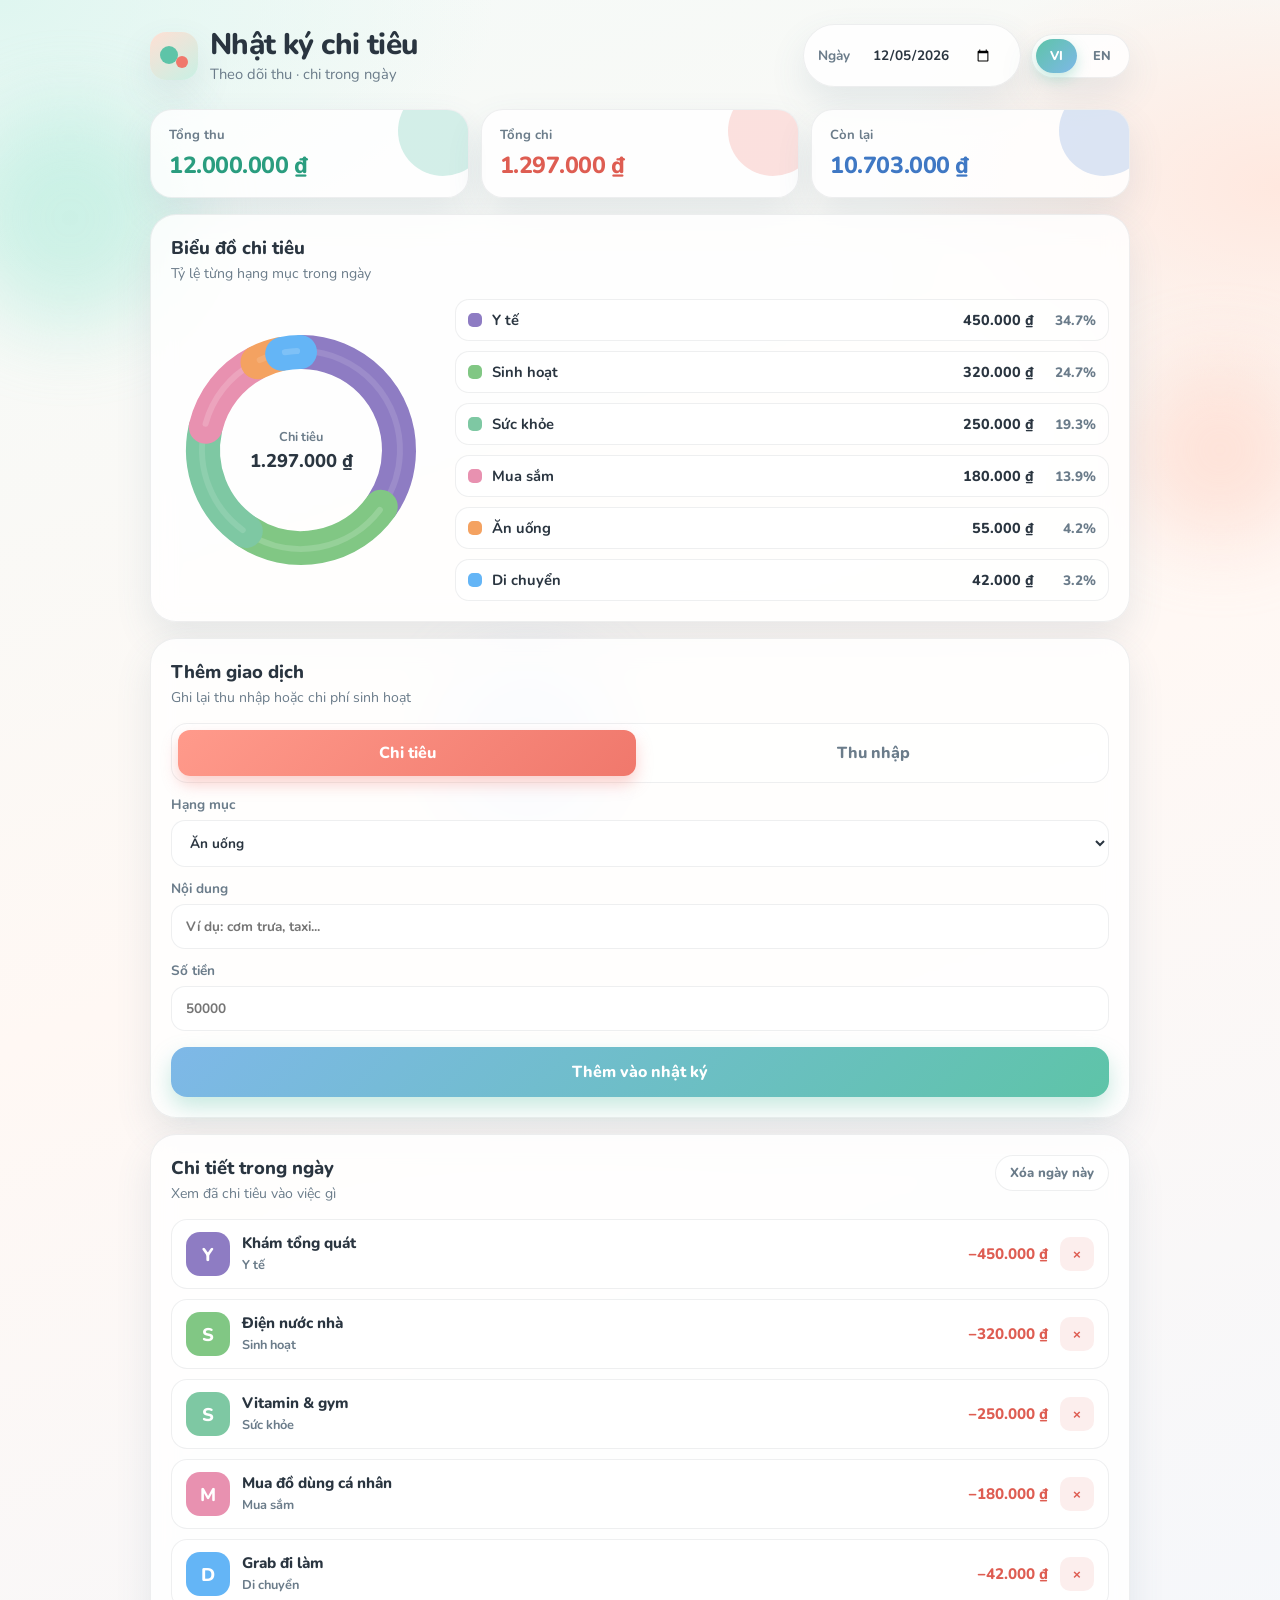
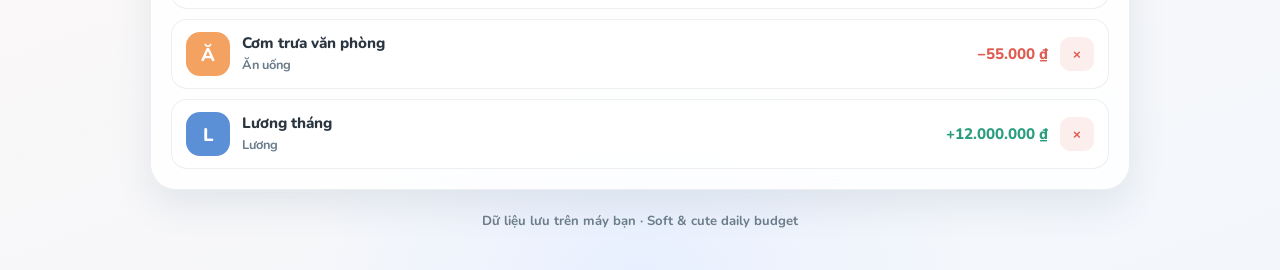
<file: expense-tracker/index.html>
<!DOCTYPE html>
<html lang="vi">
<head>
  <meta charset="UTF-8" />
  <meta name="viewport" content="width=device-width, initial-scale=1.0" />
  <title>Nhật ký chi tiêu · Daily Budget</title>
  <link rel="preconnect" href="https://fonts.googleapis.com" />
  <link rel="preconnect" href="https://fonts.gstatic.com" crossorigin />
  <link href="https://fonts.googleapis.com/css2?family=Nunito:wght@500;600;700;800&family=Quicksand:wght@500;600;700&display=swap" rel="stylesheet" />
  <link rel="stylesheet" href="style.css" />
</head>
<body>
  <div class="bg-blobs" aria-hidden="true">
    <span class="blob b1"></span>
    <span class="blob b2"></span>
    <span class="blob b3"></span>
  </div>

  <header class="topbar">
    <div class="brand">
      <span class="brand-mark" aria-hidden="true"></span>
      <div>
        <h1 data-i18n="appTitle">Nhật ký chi tiêu</h1>
        <p class="subtitle" data-i18n="appSubtitle">Theo dõi thu · chi trong ngày</p>
      </div>
    </div>
    <div class="top-actions">
      <label class="date-pill">
        <span data-i18n="dateLabel">Ngày</span>
        <input type="date" id="dateInput" />
      </label>
      <div class="lang-switch" role="group" aria-label="Language">
        <button type="button" class="lang-btn active" data-lang="vi">VI</button>
        <button type="button" class="lang-btn" data-lang="en">EN</button>
      </div>
    </div>
  </header>

  <main class="layout">
    <section class="summary-row">
      <article class="stat-card income">
        <p class="stat-label" data-i18n="totalIncome">Tổng thu</p>
        <p class="stat-value" id="totalIncome">0 ₫</p>
      </article>
      <article class="stat-card expense">
        <p class="stat-label" data-i18n="totalExpense">Tổng chi</p>
        <p class="stat-value" id="totalExpense">0 ₫</p>
      </article>
      <article class="stat-card balance">
        <p class="stat-label" data-i18n="balance">Còn lại</p>
        <p class="stat-value" id="balance">0 ₫</p>
      </article>
    </section>

    <section class="panel chart-panel">
      <div class="panel-head">
        <h2 data-i18n="chartTitle">Biểu đồ chi tiêu</h2>
        <p class="hint" data-i18n="chartHint">Tỷ lệ từng hạng mục trong ngày</p>
      </div>
      <div class="chart-wrap">
        <div class="donut-box">
          <canvas id="donutChart" width="260" height="260" aria-label="Expense chart"></canvas>
          <div class="donut-center">
            <span class="donut-label" data-i18n="expenseShare">Chi tiêu</span>
            <strong id="donutTotal">0 ₫</strong>
          </div>
        </div>
        <ul class="legend" id="legend"></ul>
      </div>
    </section>

    <section class="panel form-panel">
      <div class="panel-head">
        <h2 data-i18n="addTitle">Thêm giao dịch</h2>
        <p class="hint" data-i18n="addHint">Ghi lại thu nhập hoặc chi phí sinh hoạt</p>
      </div>
      <form id="txForm" class="tx-form">
        <div class="type-toggle" role="group">
          <button type="button" class="type-btn active" data-type="expense" data-i18n="typeExpense">Chi tiêu</button>
          <button type="button" class="type-btn" data-type="income" data-i18n="typeIncome">Thu nhập</button>
        </div>

        <label>
          <span data-i18n="categoryLabel">Hạng mục</span>
          <select id="category" required></select>
        </label>

        <label>
          <span data-i18n="noteLabel">Nội dung</span>
          <input type="text" id="note" data-i18n-placeholder="notePlaceholder" placeholder="Ví dụ: cơm trưa, taxi..." required maxlength="80" />
        </label>

        <label>
          <span data-i18n="amountLabel">Số tiền</span>
          <input type="number" id="amount" min="1" step="1000" required placeholder="50000" />
        </label>

        <button type="submit" class="submit-btn" data-i18n="addBtn">Thêm vào nhật ký</button>
      </form>
    </section>

    <section class="panel list-panel">
      <div class="panel-head row">
        <div>
          <h2 data-i18n="listTitle">Chi tiết trong ngày</h2>
          <p class="hint" data-i18n="listHint">Xem đã chi tiêu vào việc gì</p>
        </div>
        <button type="button" class="ghost-btn" id="clearDay" data-i18n="clearDay">Xóa ngày này</button>
      </div>
      <ul class="tx-list" id="txList"></ul>
      <p class="empty" id="emptyState" data-i18n="emptyState">Chưa có giao dịch nào hôm nay. Hãy thêm một khoản nhé!</p>
    </section>
  </main>

  <footer class="footer">
    <p data-i18n="footerNote">Dữ liệu lưu trên máy bạn · Soft & cute daily budget</p>
  </footer>

  <script src="app.js"></script>
</body>
</html>
</file>
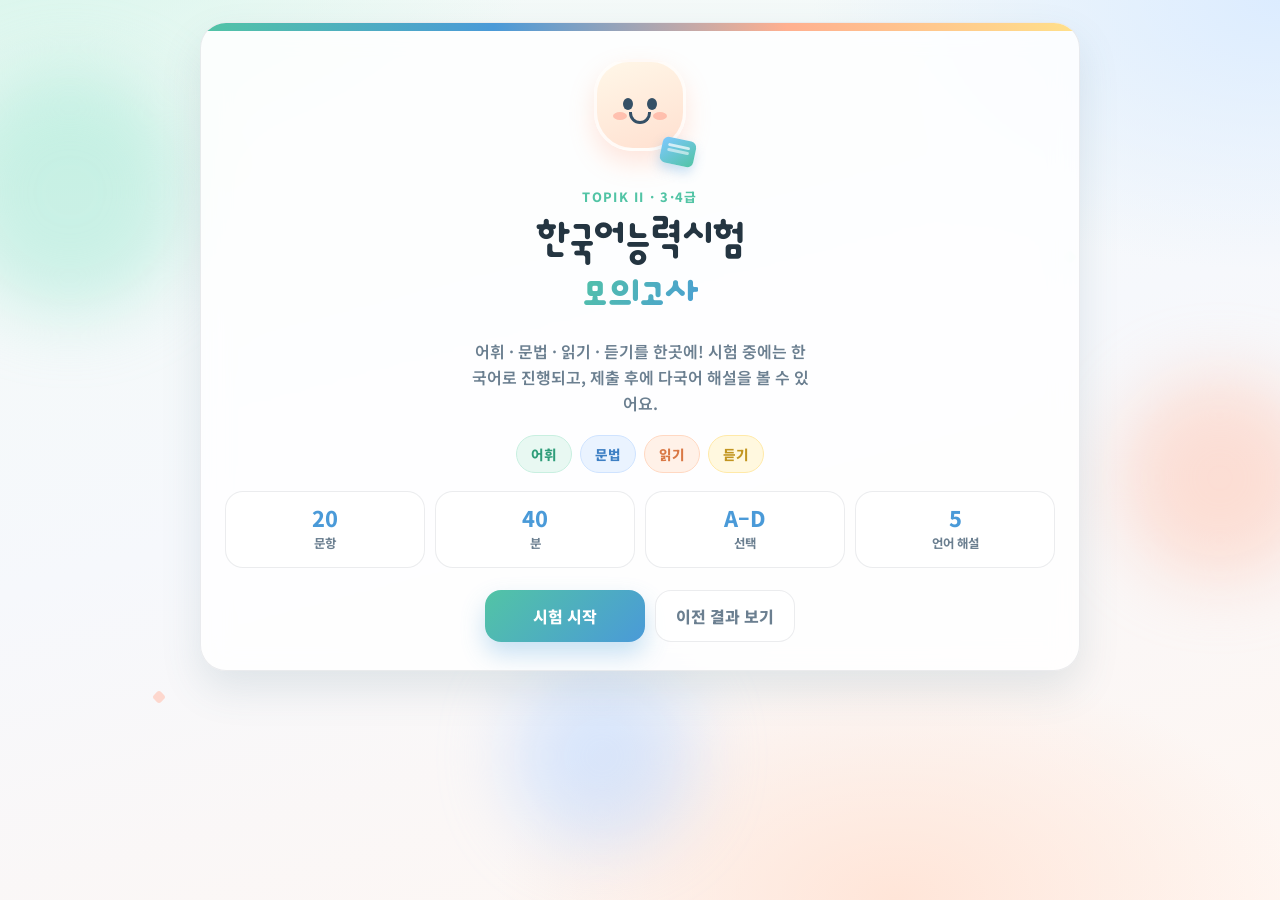
<file: topik-quiz/index.html>
<!DOCTYPE html>
<html lang="ko">
<head>
  <meta charset="UTF-8" />
  <meta name="viewport" content="width=device-width, initial-scale=1.0" />
  <title>TOPIK II 모의고사 · 3·4급</title>
  <link rel="preconnect" href="https://fonts.googleapis.com" />
  <link rel="preconnect" href="https://fonts.gstatic.com" crossorigin />
  <link href="https://fonts.googleapis.com/css2?family=Dongle:wght@400;700&family=Noto+Sans+KR:wght@400;500;600;700;800&family=Nunito:wght@600;700;800&display=swap" rel="stylesheet" />
  <link rel="stylesheet" href="style.css" />
</head>
<body>
  <div class="bg" aria-hidden="true">
    <span class="blob b1"></span>
    <span class="blob b2"></span>
    <span class="blob b3"></span>
    <span class="spark s1"></span>
    <span class="spark s2"></span>
    <span class="spark s3"></span>
  </div>

  <!-- START -->
  <section id="screenStart" class="screen active">
    <div class="hero-card">
      <div class="hero-mascot" aria-hidden="true">
        <div class="mascot-face">
          <span class="eye left"></span>
          <span class="eye right"></span>
          <span class="blush left"></span>
          <span class="blush right"></span>
          <span class="smile"></span>
        </div>
        <div class="mascot-book"></div>
      </div>

      <p class="eyebrow">TOPIK II · 3·4급</p>
      <h1>한국어능력시험<br /><span class="title-soft">모의고사</span></h1>
      <p class="hero-desc">
        어휘 · 문법 · 읽기 · 듣기를 한곳에!
        시험 중에는 한국어로 진행되고, 제출 후에 다국어 해설을 볼 수 있어요.
      </p>

      <div class="section-chips">
        <span class="chip vocab">어휘</span>
        <span class="chip grammar">문법</span>
        <span class="chip reading">읽기</span>
        <span class="chip listening">듣기</span>
      </div>

      <div class="info-grid">
        <div class="info-tile">
          <strong>20</strong>
          <span>문항</span>
        </div>
        <div class="info-tile">
          <strong>40</strong>
          <span>분</span>
        </div>
        <div class="info-tile">
          <strong>A–D</strong>
          <span>선택</span>
        </div>
        <div class="info-tile">
          <strong>5</strong>
          <span>언어 해설</span>
        </div>
      </div>

      <div class="hero-actions">
        <button type="button" class="btn primary" id="btnStart">
          <span>시험 시작</span>
          <span class="btn-shine" aria-hidden="true"></span>
        </button>
        <button type="button" class="btn ghost" id="btnShowHistory">이전 결과 보기</button>
      </div>
    </div>
  </section>

  <!-- QUIZ -->
  <section id="screenQuiz" class="screen">
    <header class="quiz-bar">
      <div class="quiz-brand">
        <span class="mark" aria-hidden="true"></span>
        <div>
          <strong>TOPIK II</strong>
          <small id="sectionLabel">어휘</small>
        </div>
      </div>
      <div class="timer-wrap">
        <span class="timer-label">남은 시간</span>
        <div class="timer" id="timer" aria-live="polite">40:00</div>
      </div>
      <button type="button" class="btn tiny danger" id="btnSubmitEarly">제출하기</button>
    </header>

    <div class="progress-wrap">
      <div class="progress-meta">
        <span id="progressText">1 / 20</span>
        <span id="answeredText">응답 0</span>
      </div>
      <div class="progress-track">
        <div class="progress-fill" id="progressFill"></div>
      </div>
      <div class="q-nav" id="qNav"></div>
    </div>

    <article class="question-card" id="questionCard">
      <div class="q-head">
        <p class="q-num" id="qNum">문제 1</p>
        <span class="section-pill" id="sectionPill">어휘</span>
      </div>
      <p class="q-stem" id="qStem"></p>
      <div class="q-passage" id="qPassage"></div>
      <div class="listen-box hidden" id="listenBox">
        <div class="listen-wave" aria-hidden="true">
          <i></i><i></i><i></i><i></i><i></i>
        </div>
        <button type="button" class="btn listen" id="btnPlayAudio">듣기 재생</button>
        <p class="listen-hint">음성을 듣고 답을 고르십시오. 다시 들을 수 있어요.</p>
      </div>
      <div class="choices" id="choices"></div>
      <div class="nav-row">
        <button type="button" class="btn ghost" id="btnPrev">← 이전</button>
        <button type="button" class="btn primary" id="btnNext">다음 →</button>
      </div>
    </article>
  </section>

  <!-- RESULT -->
  <section id="screenResult" class="screen">
    <div class="result-card">
      <div class="result-head">
        <div>
          <p class="eyebrow">채점 결과</p>
          <h2 id="resultTitle">수고했어요!</h2>
        </div>
        <div class="explain-lang" id="explainLang">
          <span>해설 언어</span>
          <select id="resultLang">
            <option value="ko">한국어</option>
            <option value="vi">Tiếng Việt</option>
            <option value="en">English</option>
            <option value="zh">中文</option>
            <option value="ja">日本語</option>
          </select>
        </div>
      </div>

      <div class="score-banner">
        <div class="score-ring" id="scoreRing" style="--p: 0">
          <strong id="statScore">0%</strong>
          <span>점수</span>
        </div>
        <div class="stats-grid">
          <div class="stat ok">
            <p>정답</p>
            <strong id="statCorrect">0</strong>
          </div>
          <div class="stat bad">
            <p>오답</p>
            <strong id="statWrong">0</strong>
          </div>
          <div class="stat">
            <p>미응답</p>
            <strong id="statBlank">0</strong>
          </div>
        </div>
      </div>

      <div class="section-stats" id="sectionStats"></div>
      <div class="review-list" id="reviewList"></div>

      <div class="hero-actions sticky-actions">
        <button type="button" class="btn primary" id="btnRetry">다시 풀기</button>
        <button type="button" class="btn ghost" id="btnToHistory">결과 기록</button>
        <button type="button" class="btn ghost" id="btnHome">처음으로</button>
      </div>
    </div>
  </section>

  <!-- HISTORY -->
  <section id="screenHistory" class="screen">
    <div class="result-card">
      <div class="result-head">
        <div>
          <p class="eyebrow">History</p>
          <h2>이전 시험 결과</h2>
        </div>
        <button type="button" class="btn tiny ghost" id="btnClearHistory">기록 삭제</button>
      </div>
      <ul class="history-list" id="historyList"></ul>
      <div class="hero-actions">
        <button type="button" class="btn primary" id="btnHistoryStart">새 시험 시작</button>
        <button type="button" class="btn ghost" id="btnHistoryHome">처음으로</button>
      </div>
    </div>
  </section>

  <script src="questions.js"></script>
  <script src="app.js"></script>
</body>
</html>
</file>
<file: expense-tracker/style.css>
:root {
  --ink: #2a3540;
  --muted: #6b7c8a;
  --paper: rgba(255, 255, 255, 0.82);
  --line: rgba(42, 53, 64, 0.08);
  --shadow: 0 16px 36px rgba(70, 110, 130, 0.12);
  --radius: 22px;
  --font: "Nunito", "Quicksand", sans-serif;
  --income: #3cb89a;
  --expense: #f0786c;
  --balance: #5b8fd6;
  --c-salary: #5b8fd6;
  --c-food: #f4a261;
  --c-health: #7ec8a3;
  --c-shopping: #e891b0;
  --c-medical: #8e7cc3;
  --c-transport: #64b5f6;
  --c-living: #81c784;
  --c-other: #90a4ae;
}

* {
  box-sizing: border-box;
  margin: 0;
  padding: 0;
}

html {
  scroll-behavior: smooth;
}

body {
  min-height: 100vh;
  font-family: var(--font);
  color: var(--ink);
  background:
    radial-gradient(900px 500px at 0% 0%, #dff6f0 0%, transparent 55%),
    radial-gradient(800px 480px at 100% 10%, #ffe8df 0%, transparent 50%),
    radial-gradient(700px 420px at 50% 100%, #e8f0ff 0%, transparent 48%),
    linear-gradient(160deg, #f4faf8 0%, #fff8f4 45%, #f3f7fc 100%);
  padding: 24px 16px 40px;
  position: relative;
  overflow-x: hidden;
}

.bg-blobs {
  position: fixed;
  inset: 0;
  pointer-events: none;
  z-index: 0;
}

.blob {
  position: absolute;
  border-radius: 50%;
  filter: blur(40px);
  opacity: 0.45;
  animation: floaty 12s ease-in-out infinite;
}

.b1 {
  width: 220px;
  height: 220px;
  background: #9fe8d4;
  top: 12%;
  left: -40px;
}

.b2 {
  width: 180px;
  height: 180px;
  background: #ffc9b8;
  top: 40%;
  right: -30px;
  animation-delay: -4s;
}

.b3 {
  width: 160px;
  height: 160px;
  background: #b8d4ff;
  bottom: 8%;
  left: 35%;
  animation-delay: -7s;
}

@keyframes floaty {
  0%, 100% { transform: translateY(0) scale(1); }
  50% { transform: translateY(-18px) scale(1.05); }
}

.topbar,
.layout,
.footer {
  position: relative;
  z-index: 1;
  max-width: 980px;
  margin: 0 auto;
}

.topbar {
  display: flex;
  flex-wrap: wrap;
  gap: 16px;
  align-items: center;
  justify-content: space-between;
  margin-bottom: 22px;
  animation: rise 0.6s ease both;
}

.brand {
  display: flex;
  gap: 12px;
  align-items: center;
}

.brand-mark {
  width: 48px;
  height: 48px;
  border-radius: 16px;
  display: grid;
  place-items: center;
  background: linear-gradient(145deg, #ffe0d4, #c8f0e4);
  box-shadow: var(--shadow);
  position: relative;
}

.brand-mark::before,
.brand-mark::after {
  content: "";
  position: absolute;
  border-radius: 50%;
}

.brand-mark::before {
  width: 18px;
  height: 18px;
  background: #5ec4a8;
  left: 10px;
  top: 14px;
}

.brand-mark::after {
  width: 12px;
  height: 12px;
  background: #f0786c;
  right: 10px;
  bottom: 12px;
}

.brand h1 {
  font-size: clamp(1.35rem, 3vw, 1.85rem);
  font-weight: 800;
  letter-spacing: -0.02em;
  line-height: 1.15;
}

.subtitle {
  color: var(--muted);
  font-size: 0.92rem;
  margin-top: 2px;
}

.top-actions {
  display: flex;
  flex-wrap: wrap;
  gap: 10px;
  align-items: center;
}

.date-pill,
.lang-switch {
  background: var(--paper);
  border: 1px solid var(--line);
  border-radius: 999px;
  box-shadow: var(--shadow);
  backdrop-filter: blur(10px);
}

.date-pill {
  display: flex;
  align-items: center;
  gap: 8px;
  padding: 8px 14px;
  font-size: 0.85rem;
  color: var(--muted);
  font-weight: 700;
}

.date-pill input {
  border: none;
  background: transparent;
  font: inherit;
  color: var(--ink);
  font-weight: 700;
  outline: none;
}

.lang-switch {
  display: flex;
  padding: 4px;
  gap: 2px;
}

.lang-btn {
  border: none;
  background: transparent;
  font: inherit;
  font-weight: 800;
  font-size: 0.8rem;
  padding: 8px 14px;
  border-radius: 999px;
  cursor: pointer;
  color: var(--muted);
  transition: 0.2s ease;
}

.lang-btn.active {
  background: linear-gradient(135deg, #5ec4a8, #7eb8e8);
  color: #fff;
  box-shadow: 0 6px 14px rgba(94, 196, 168, 0.35);
}

.layout {
  display: grid;
  gap: 16px;
}

.summary-row {
  display: grid;
  grid-template-columns: repeat(3, 1fr);
  gap: 12px;
  animation: rise 0.7s ease both;
}

.stat-card {
  background: var(--paper);
  border: 1px solid var(--line);
  border-radius: var(--radius);
  padding: 16px 18px;
  box-shadow: var(--shadow);
  backdrop-filter: blur(10px);
  position: relative;
  overflow: hidden;
}

.stat-card::after {
  content: "";
  position: absolute;
  width: 90px;
  height: 90px;
  border-radius: 50%;
  right: -20px;
  top: -24px;
  opacity: 0.22;
}

.stat-card.income::after { background: var(--income); }
.stat-card.expense::after { background: var(--expense); }
.stat-card.balance::after { background: var(--balance); }

.stat-label {
  font-size: 0.82rem;
  font-weight: 700;
  color: var(--muted);
  margin-bottom: 6px;
}

.stat-value {
  font-size: clamp(1.1rem, 2.6vw, 1.45rem);
  font-weight: 800;
  letter-spacing: -0.02em;
}

.stat-card.income .stat-value { color: #2a9d7f; }
.stat-card.expense .stat-value { color: #de5d52; }
.stat-card.balance .stat-value { color: #3f78c4; }

.panel {
  background: var(--paper);
  border: 1px solid var(--line);
  border-radius: calc(var(--radius) + 4px);
  padding: 20px;
  box-shadow: var(--shadow);
  backdrop-filter: blur(12px);
  animation: rise 0.8s ease both;
}

.panel-head {
  margin-bottom: 16px;
}

.panel-head.row {
  display: flex;
  justify-content: space-between;
  gap: 12px;
  align-items: flex-start;
  flex-wrap: wrap;
}

.panel-head h2 {
  font-size: 1.15rem;
  font-weight: 800;
}

.hint {
  color: var(--muted);
  font-size: 0.88rem;
  margin-top: 4px;
}

.chart-wrap {
  display: grid;
  grid-template-columns: 260px 1fr;
  gap: 24px;
  align-items: center;
}

.donut-box {
  position: relative;
  width: 260px;
  height: 260px;
  margin: 0 auto;
}

.donut-center {
  position: absolute;
  inset: 0;
  display: grid;
  place-content: center;
  text-align: center;
  pointer-events: none;
}

.donut-label {
  font-size: 0.8rem;
  color: var(--muted);
  font-weight: 700;
}

.donut-center strong {
  font-size: 1.15rem;
  font-weight: 800;
  margin-top: 2px;
}

.legend {
  list-style: none;
  display: grid;
  gap: 10px;
}

.legend-item {
  display: grid;
  grid-template-columns: 14px 1fr auto auto;
  gap: 10px;
  align-items: center;
  padding: 10px 12px;
  border-radius: 14px;
  background: rgba(255, 255, 255, 0.55);
  border: 1px solid var(--line);
  transition: transform 0.2s ease, box-shadow 0.2s ease;
}

.legend-item:hover {
  transform: translateY(-2px);
  box-shadow: 0 8px 18px rgba(70, 110, 130, 0.1);
}

.swatch {
  width: 14px;
  height: 14px;
  border-radius: 5px;
}

.legend-name {
  font-weight: 700;
  font-size: 0.92rem;
}

.legend-amount {
  font-weight: 800;
  font-size: 0.9rem;
  color: var(--ink);
}

.legend-pct {
  min-width: 52px;
  text-align: right;
  font-weight: 800;
  font-size: 0.85rem;
  color: var(--muted);
}

.tx-form {
  display: grid;
  gap: 12px;
}

.type-toggle {
  display: grid;
  grid-template-columns: 1fr 1fr;
  gap: 8px;
  background: rgba(255, 255, 255, 0.55);
  padding: 6px;
  border-radius: 16px;
  border: 1px solid var(--line);
}

.type-btn {
  border: none;
  background: transparent;
  font: inherit;
  font-weight: 800;
  padding: 12px;
  border-radius: 12px;
  cursor: pointer;
  color: var(--muted);
  transition: 0.2s ease;
}

.type-btn.active[data-type="expense"] {
  background: linear-gradient(135deg, #ff9a8b, #f0786c);
  color: #fff;
  box-shadow: 0 8px 16px rgba(240, 120, 108, 0.35);
}

.type-btn.active[data-type="income"] {
  background: linear-gradient(135deg, #6ed6b8, #3cb89a);
  color: #fff;
  box-shadow: 0 8px 16px rgba(60, 184, 154, 0.35);
}

label {
  display: grid;
  gap: 6px;
  font-size: 0.85rem;
  font-weight: 700;
  color: var(--muted);
}

input,
select {
  width: 100%;
  border: 1px solid var(--line);
  background: rgba(255, 255, 255, 0.9);
  border-radius: 14px;
  padding: 12px 14px;
  font: inherit;
  font-weight: 700;
  color: var(--ink);
  outline: none;
  transition: border-color 0.2s ease, box-shadow 0.2s ease;
}

input:focus,
select:focus {
  border-color: #7ec8a3;
  box-shadow: 0 0 0 4px rgba(126, 200, 163, 0.2);
}

.submit-btn,
.ghost-btn {
  font: inherit;
  font-weight: 800;
  border: none;
  cursor: pointer;
  transition: transform 0.15s ease, box-shadow 0.2s ease;
}

.submit-btn {
  margin-top: 4px;
  padding: 14px;
  border-radius: 16px;
  color: #fff;
  background: linear-gradient(135deg, #7eb8e8, #5ec4a8);
  box-shadow: 0 10px 22px rgba(94, 196, 168, 0.35);
}

.submit-btn:hover,
.ghost-btn:hover {
  transform: translateY(-1px);
}

.submit-btn:active,
.ghost-btn:active {
  transform: translateY(1px);
}

.ghost-btn {
  background: rgba(255, 255, 255, 0.7);
  border: 1px solid var(--line);
  color: var(--muted);
  padding: 8px 14px;
  border-radius: 999px;
  font-size: 0.82rem;
}

.tx-list {
  list-style: none;
  display: grid;
  gap: 10px;
}

.tx-item {
  display: grid;
  grid-template-columns: 44px 1fr auto auto;
  gap: 12px;
  align-items: center;
  padding: 12px 14px;
  border-radius: 16px;
  background: rgba(255, 255, 255, 0.65);
  border: 1px solid var(--line);
  animation: pop 0.35s ease both;
}

.tx-icon {
  width: 44px;
  height: 44px;
  border-radius: 14px;
  display: grid;
  place-items: center;
  font-size: 1.15rem;
  color: #fff;
  font-weight: 800;
}

.tx-meta strong {
  display: block;
  font-size: 0.95rem;
  font-weight: 800;
}

.tx-meta span {
  font-size: 0.8rem;
  color: var(--muted);
  font-weight: 700;
}

.tx-amount {
  font-weight: 800;
  font-size: 0.95rem;
  white-space: nowrap;
}

.tx-amount.income { color: #2a9d7f; }
.tx-amount.expense { color: #de5d52; }

.tx-del {
  width: 34px;
  height: 34px;
  border: none;
  border-radius: 10px;
  background: rgba(222, 93, 82, 0.1);
  color: #de5d52;
  cursor: pointer;
  font-weight: 800;
  transition: 0.15s ease;
}

.tx-del:hover {
  background: rgba(222, 93, 82, 0.18);
}

.empty {
  text-align: center;
  color: var(--muted);
  font-weight: 700;
  padding: 28px 12px;
  display: none;
}

.empty.show {
  display: block;
}

.footer {
  text-align: center;
  margin-top: 22px;
  color: var(--muted);
  font-size: 0.82rem;
  font-weight: 700;
}

@keyframes rise {
  from {
    opacity: 0;
    transform: translateY(14px);
  }
  to {
    opacity: 1;
    transform: translateY(0);
  }
}

@keyframes pop {
  from {
    opacity: 0;
    transform: scale(0.96);
  }
  to {
    opacity: 1;
    transform: scale(1);
  }
}

@media (max-width: 820px) {
  .chart-wrap {
    grid-template-columns: 1fr;
  }
}

@media (max-width: 640px) {
  .summary-row {
    grid-template-columns: 1fr;
  }

  .tx-item {
    grid-template-columns: 44px 1fr auto;
    grid-template-areas:
      "icon meta del"
      "icon amount del";
  }

  .tx-icon { grid-area: icon; }
  .tx-meta { grid-area: meta; }
  .tx-amount { grid-area: amount; justify-self: start; }
  .tx-del { grid-area: del; }
}
</file>
<file: topik-quiz/style.css>
:root {
  --ink: #243541;
  --muted: #6b7f90;
  --paper: rgba(255, 255, 255, 0.82);
  --line: rgba(36, 53, 65, 0.09);
  --shadow: 0 18px 40px rgba(70, 110, 130, 0.14);
  --ok: #2f9d7a;
  --bad: #e06b5f;
  --accent: #4a9ad8;
  --mint: #52c4a5;
  --peach: #ffb090;
  --lemon: #ffe08a;
  --font: "Noto Sans KR", "Nunito", sans-serif;
  --display: "Dongle", "Noto Sans KR", sans-serif;
  --radius: 24px;
}

* { box-sizing: border-box; margin: 0; padding: 0; }

body {
  min-height: 100vh;
  font-family: var(--font);
  color: var(--ink);
  background:
    radial-gradient(1000px 560px at 0% -10%, #d4f5ea 0%, transparent 55%),
    radial-gradient(900px 520px at 100% 0%, #dcecff 0%, transparent 52%),
    radial-gradient(800px 480px at 70% 100%, #ffe5d8 0%, transparent 50%),
    linear-gradient(165deg, #f3faf7 0%, #f6f8fc 48%, #fff6f1 100%);
  padding: 22px 14px 44px;
  position: relative;
  overflow-x: hidden;
}

.bg {
  position: fixed;
  inset: 0;
  pointer-events: none;
  z-index: 0;
}

.blob {
  position: absolute;
  border-radius: 50%;
  filter: blur(36px);
  opacity: 0.5;
  animation: floaty 11s ease-in-out infinite;
}

.b1 { width: 240px; height: 240px; background: #9fe8d2; top: 8%; left: -50px; }
.b2 { width: 200px; height: 200px; background: #ffc4b0; top: 42%; right: -40px; animation-delay: -4s; }
.b3 { width: 180px; height: 180px; background: #b7d4ff; bottom: 6%; left: 40%; animation-delay: -7s; }

.spark {
  position: absolute;
  width: 10px;
  height: 10px;
  border-radius: 3px;
  background: #fff6a8;
  opacity: 0.7;
  animation: twinkle 3.2s ease-in-out infinite;
  transform: rotate(45deg);
}

.s1 { top: 18%; left: 18%; }
.s2 { top: 28%; right: 16%; animation-delay: -1.2s; background: #b8f0de; }
.s3 { bottom: 22%; left: 12%; animation-delay: -2s; background: #ffc9ba; }

.screen {
  display: none;
  max-width: 880px;
  margin: 0 auto;
  position: relative;
  z-index: 1;
}

.screen.active { display: block; animation: rise 0.5s ease both; }

.hero-card,
.result-card,
.question-card,
.quiz-bar,
.progress-wrap {
  background: var(--paper);
  border: 1px solid var(--line);
  border-radius: calc(var(--radius) + 2px);
  box-shadow: var(--shadow);
  backdrop-filter: blur(14px);
}

.hero-card,
.result-card,
.question-card { padding: 28px 24px; }

.hero-card {
  text-align: center;
  overflow: hidden;
  position: relative;
}

.hero-card::before {
  content: "";
  position: absolute;
  inset: 0 auto auto 0;
  width: 100%;
  height: 8px;
  background: linear-gradient(90deg, #52c4a5, #4a9ad8, #ffb090, #ffe08a);
}

.hero-mascot {
  width: 110px;
  height: 110px;
  margin: 8px auto 18px;
  position: relative;
  animation: bounceSoft 2.8s ease-in-out infinite;
}

.mascot-face {
  width: 92px;
  height: 92px;
  margin: 0 auto;
  border-radius: 38% 38% 42% 42%;
  background: linear-gradient(160deg, #fff7e8, #ffe0d0);
  border: 3px solid rgba(255, 255, 255, 0.8);
  box-shadow: 0 12px 24px rgba(255, 160, 120, 0.25);
  position: relative;
}

.eye {
  position: absolute;
  top: 36px;
  width: 10px;
  height: 12px;
  border-radius: 50%;
  background: #355066;
  animation: blink 4.5s infinite;
}

.eye.left { left: 26px; }
.eye.right { right: 26px; }

.blush {
  position: absolute;
  top: 50px;
  width: 14px;
  height: 8px;
  border-radius: 50%;
  background: rgba(255, 140, 120, 0.45);
}

.blush.left { left: 16px; }
.blush.right { right: 16px; }

.smile {
  position: absolute;
  left: 50%;
  bottom: 24px;
  width: 22px;
  height: 12px;
  margin-left: -11px;
  border: 3px solid #355066;
  border-top: none;
  border-radius: 0 0 16px 16px;
}

.mascot-book {
  position: absolute;
  right: 0;
  bottom: 4px;
  width: 34px;
  height: 26px;
  border-radius: 6px;
  background: linear-gradient(135deg, #7ec8ff, #52c4a5);
  box-shadow: 0 6px 12px rgba(74, 154, 216, 0.3);
  transform: rotate(12deg);
}

.mascot-book::after {
  content: "";
  position: absolute;
  inset: 6px 6px auto 6px;
  height: 3px;
  border-radius: 2px;
  background: rgba(255, 255, 255, 0.7);
  box-shadow: 0 5px 0 rgba(255, 255, 255, 0.55);
}

.eyebrow {
  font-size: 0.8rem;
  font-weight: 800;
  letter-spacing: 0.1em;
  text-transform: uppercase;
  color: var(--mint);
  margin-bottom: 6px;
}

h1 {
  font-family: var(--display);
  font-size: clamp(2.6rem, 7vw, 3.8rem);
  font-weight: 700;
  letter-spacing: -0.02em;
  line-height: 0.95;
  margin-bottom: 10px;
}

.title-soft {
  background: linear-gradient(120deg, #52c4a5, #4a9ad8);
  -webkit-background-clip: text;
  background-clip: text;
  color: transparent;
}

h2 {
  font-size: 1.45rem;
  font-weight: 800;
  letter-spacing: -0.02em;
}

.hero-desc {
  color: var(--muted);
  font-weight: 600;
  line-height: 1.65;
  max-width: 38ch;
  margin: 0 auto 18px;
}

.section-chips {
  display: flex;
  flex-wrap: wrap;
  justify-content: center;
  gap: 8px;
  margin-bottom: 18px;
}

.chip {
  padding: 8px 14px;
  border-radius: 999px;
  font-size: 0.85rem;
  font-weight: 800;
  border: 1px solid transparent;
  animation: popIn 0.5s ease both;
}

.chip:nth-child(2) { animation-delay: 0.06s; }
.chip:nth-child(3) { animation-delay: 0.12s; }
.chip:nth-child(4) { animation-delay: 0.18s; }

.chip.vocab { background: #e8f8f2; color: #2f9d7a; border-color: #c8efe0; }
.chip.grammar { background: #eaf3ff; color: #3d7fc4; border-color: #cfe3ff; }
.chip.reading { background: #fff1e8; color: #d97845; border-color: #ffd8c2; }
.chip.listening { background: #fff8df; color: #c29520; border-color: #ffe9a8; }

.info-grid {
  display: grid;
  grid-template-columns: repeat(4, 1fr);
  gap: 10px;
  margin-bottom: 22px;
}

.info-tile {
  padding: 14px 8px;
  border-radius: 18px;
  background: rgba(255, 255, 255, 0.72);
  border: 1px solid var(--line);
  transition: transform 0.2s ease;
}

.info-tile:hover { transform: translateY(-3px); }

.info-tile strong {
  display: block;
  font-size: 1.35rem;
  font-weight: 800;
  color: var(--accent);
  line-height: 1.1;
}

.info-tile span {
  font-size: 0.78rem;
  font-weight: 700;
  color: var(--muted);
}

.hero-actions {
  display: flex;
  flex-wrap: wrap;
  gap: 10px;
  justify-content: center;
}

.btn {
  border: none;
  font: inherit;
  font-weight: 800;
  border-radius: 16px;
  padding: 13px 20px;
  cursor: pointer;
  transition: transform 0.15s ease, box-shadow 0.2s ease;
  position: relative;
  overflow: hidden;
}

.btn:hover { transform: translateY(-2px); }
.btn:active { transform: translateY(1px); }

.btn.primary {
  color: #fff;
  background: linear-gradient(135deg, #52c4a5 0%, #4a9ad8 100%);
  box-shadow: 0 12px 24px rgba(74, 154, 216, 0.3);
  min-width: 160px;
}

.btn-shine {
  position: absolute;
  inset: 0;
  background: linear-gradient(110deg, transparent 30%, rgba(255, 255, 255, 0.35) 50%, transparent 70%);
  transform: translateX(-120%);
  animation: shine 3.2s ease-in-out infinite;
}

.btn.ghost {
  background: rgba(255, 255, 255, 0.78);
  border: 1px solid var(--line);
  color: var(--muted);
}

.btn.tiny {
  padding: 8px 14px;
  font-size: 0.82rem;
  border-radius: 999px;
}

.btn.danger {
  background: rgba(224, 107, 95, 0.12);
  color: var(--bad);
  border: 1px solid rgba(224, 107, 95, 0.22);
}

.btn.listen {
  width: 100%;
  color: #fff;
  background: linear-gradient(135deg, #6eb6ef, #52c4a5);
  box-shadow: 0 10px 20px rgba(82, 196, 165, 0.28);
}

.btn:disabled {
  opacity: 0.45;
  cursor: not-allowed;
  transform: none;
}

.quiz-bar {
  display: flex;
  flex-wrap: wrap;
  gap: 12px;
  align-items: center;
  justify-content: space-between;
  margin-bottom: 12px;
  padding: 14px 16px;
}

.quiz-brand {
  display: flex;
  gap: 10px;
  align-items: center;
}

.quiz-brand .mark {
  width: 42px;
  height: 42px;
  border-radius: 14px;
  background: linear-gradient(145deg, #c8f0e4, #d6e8ff);
  position: relative;
  box-shadow: inset 0 0 0 3px rgba(255, 255, 255, 0.55);
}

.quiz-brand .mark::before,
.quiz-brand .mark::after {
  content: "";
  position: absolute;
  border-radius: 50%;
}

.quiz-brand .mark::before {
  width: 14px;
  height: 14px;
  background: #52c4a5;
  left: 10px;
  top: 13px;
}

.quiz-brand .mark::after {
  width: 10px;
  height: 10px;
  background: #ffb090;
  right: 10px;
  bottom: 12px;
}

.quiz-brand strong { display: block; font-size: 0.95rem; }
.quiz-brand small { color: var(--muted); font-weight: 700; }

.timer-wrap { text-align: center; }

.timer-label {
  display: block;
  font-size: 0.7rem;
  font-weight: 800;
  color: var(--muted);
  letter-spacing: 0.04em;
}

.timer {
  font-size: 1.55rem;
  font-weight: 800;
  letter-spacing: 0.05em;
  color: var(--accent);
  line-height: 1.1;
  padding: 4px 14px;
  border-radius: 14px;
  background: rgba(74, 154, 216, 0.1);
}

.timer.warn {
  color: #d9982a;
  background: rgba(255, 210, 120, 0.25);
}

.timer.danger {
  color: var(--bad);
  background: rgba(224, 107, 95, 0.14);
  animation: pulse 1s ease infinite;
}

.progress-wrap {
  margin-bottom: 12px;
  padding: 14px 16px;
}

.progress-meta {
  display: flex;
  justify-content: space-between;
  font-size: 0.85rem;
  font-weight: 800;
  color: var(--muted);
  margin-bottom: 8px;
}

.progress-track {
  height: 12px;
  border-radius: 999px;
  background: rgba(74, 154, 216, 0.12);
  overflow: hidden;
  margin-bottom: 12px;
  box-shadow: inset 0 1px 2px rgba(36, 53, 65, 0.06);
}

.progress-fill {
  height: 100%;
  width: 0%;
  border-radius: inherit;
  background: linear-gradient(90deg, #52c4a5, #4a9ad8, #ffb090);
  background-size: 180% 100%;
  animation: gradientMove 3s linear infinite;
  transition: width 0.28s ease;
}

.q-nav {
  display: flex;
  flex-wrap: wrap;
  gap: 6px;
}

.q-dot {
  width: 32px;
  height: 32px;
  border-radius: 11px;
  border: 1px solid var(--line);
  background: #fff;
  font-size: 0.74rem;
  font-weight: 800;
  color: var(--muted);
  cursor: pointer;
  transition: transform 0.15s ease, box-shadow 0.15s ease;
}

.q-dot:hover { transform: translateY(-2px); }

.q-dot.current {
  border-color: var(--accent);
  color: #fff;
  background: linear-gradient(135deg, #52c4a5, #4a9ad8);
  box-shadow: 0 6px 14px rgba(74, 154, 216, 0.28);
}

.q-dot.answered {
  background: rgba(82, 196, 165, 0.18);
  color: var(--ok);
  border-color: rgba(82, 196, 165, 0.4);
}

.q-dot.current.answered {
  color: #fff;
  background: linear-gradient(135deg, #52c4a5, #4a9ad8);
}

.q-dot.section-end { margin-right: 8px; }

.question-card {
  min-height: 420px;
  animation: rise 0.35s ease both;
}

.q-head {
  display: flex;
  justify-content: space-between;
  align-items: center;
  gap: 10px;
  margin-bottom: 10px;
}

.q-num {
  font-size: 0.84rem;
  font-weight: 800;
  color: var(--mint);
}

.section-pill {
  padding: 6px 12px;
  border-radius: 999px;
  font-size: 0.78rem;
  font-weight: 800;
  background: #e8f8f2;
  color: #2f9d7a;
}

.section-pill.vocab { background: #e8f8f2; color: #2f9d7a; }
.section-pill.grammar { background: #eaf3ff; color: #3d7fc4; }
.section-pill.reading { background: #fff1e8; color: #d97845; }
.section-pill.listening { background: #fff8df; color: #c29520; }

.q-stem {
  font-size: 1.08rem;
  font-weight: 700;
  line-height: 1.6;
  margin-bottom: 14px;
}

.q-passage {
  padding: 16px 18px;
  border-radius: 18px;
  background: linear-gradient(180deg, rgba(255, 255, 255, 0.9), rgba(244, 250, 247, 0.9));
  border: 1px solid rgba(74, 154, 216, 0.18);
  line-height: 1.75;
  font-weight: 500;
  margin-bottom: 16px;
  box-shadow: inset 0 0 0 1px rgba(255, 255, 255, 0.5);
}

.q-passage:empty { display: none; }

.listen-box {
  margin-bottom: 16px;
  padding: 16px;
  border-radius: 18px;
  background: linear-gradient(135deg, rgba(74, 154, 216, 0.1), rgba(82, 196, 165, 0.12));
  border: 1px solid rgba(74, 154, 216, 0.16);
  text-align: center;
}

.listen-box.hidden { display: none; }

.listen-wave {
  display: flex;
  justify-content: center;
  align-items: flex-end;
  gap: 4px;
  height: 28px;
  margin-bottom: 10px;
}

.listen-wave i {
  display: block;
  width: 5px;
  border-radius: 999px;
  background: linear-gradient(180deg, #4a9ad8, #52c4a5);
  animation: wave 1s ease-in-out infinite;
}

.listen-wave i:nth-child(1) { height: 10px; animation-delay: 0s; }
.listen-wave i:nth-child(2) { height: 18px; animation-delay: 0.1s; }
.listen-wave i:nth-child(3) { height: 26px; animation-delay: 0.2s; }
.listen-wave i:nth-child(4) { height: 16px; animation-delay: 0.3s; }
.listen-wave i:nth-child(5) { height: 12px; animation-delay: 0.4s; }

.listen-hint {
  margin-top: 8px;
  font-size: 0.84rem;
  color: var(--muted);
  font-weight: 600;
}

.choices { display: grid; gap: 10px; margin-bottom: 18px; }

.choice {
  display: grid;
  grid-template-columns: 40px 1fr;
  gap: 12px;
  align-items: center;
  padding: 13px 14px;
  border-radius: 16px;
  border: 1px solid var(--line);
  background: rgba(255, 255, 255, 0.8);
  cursor: pointer;
  text-align: left;
  font: inherit;
  font-weight: 600;
  line-height: 1.45;
  transition: transform 0.15s ease, border-color 0.15s ease, box-shadow 0.15s ease;
}

.choice:hover {
  transform: translateX(3px);
  border-color: rgba(74, 154, 216, 0.45);
}

.choice.selected {
  border-color: transparent;
  background: linear-gradient(135deg, rgba(82, 196, 165, 0.16), rgba(74, 154, 216, 0.16));
  box-shadow: 0 8px 18px rgba(74, 154, 216, 0.14);
}

.choice .key {
  width: 40px;
  height: 40px;
  border-radius: 14px;
  display: grid;
  place-items: center;
  background: rgba(36, 53, 65, 0.06);
  font-weight: 800;
  color: var(--muted);
  transition: 0.15s ease;
}

.choice.selected .key {
  background: linear-gradient(135deg, #52c4a5, #4a9ad8);
  color: #fff;
  box-shadow: 0 6px 12px rgba(74, 154, 216, 0.3);
}

.nav-row {
  display: flex;
  justify-content: space-between;
  gap: 10px;
}

.result-head {
  display: flex;
  flex-wrap: wrap;
  gap: 12px;
  justify-content: space-between;
  align-items: flex-start;
  margin-bottom: 18px;
}

.explain-lang {
  display: flex;
  align-items: center;
  gap: 8px;
  font-size: 0.85rem;
  font-weight: 700;
  color: var(--muted);
  padding: 6px 10px;
  border-radius: 999px;
  background: rgba(255, 255, 255, 0.7);
  border: 1px solid var(--line);
}

.explain-lang select {
  font: inherit;
  font-weight: 700;
  border: none;
  background: transparent;
  color: var(--ink);
  outline: none;
}

.score-banner {
  display: grid;
  grid-template-columns: 150px 1fr;
  gap: 14px;
  align-items: center;
  margin-bottom: 16px;
}

.score-ring {
  width: 140px;
  height: 140px;
  margin: 0 auto;
  border-radius: 50%;
  display: grid;
  place-content: center;
  text-align: center;
  background:
    radial-gradient(circle at center, #fff 58%, transparent 59%),
    conic-gradient(#52c4a5 calc(var(--p) * 1%), rgba(74, 154, 216, 0.15) 0);
  box-shadow: 0 12px 28px rgba(82, 196, 165, 0.2);
  animation: popIn 0.55s ease both;
}

.score-ring strong {
  font-size: 1.7rem;
  font-weight: 800;
  color: var(--accent);
  line-height: 1;
}

.score-ring span {
  font-size: 0.78rem;
  font-weight: 800;
  color: var(--muted);
}

.stats-grid {
  display: grid;
  grid-template-columns: repeat(3, 1fr);
  gap: 10px;
}

.stat {
  padding: 16px 12px;
  border-radius: 18px;
  background: rgba(255, 255, 255, 0.78);
  border: 1px solid var(--line);
  text-align: center;
  transition: transform 0.2s ease;
}

.stat:hover { transform: translateY(-2px); }

.stat p {
  font-size: 0.78rem;
  font-weight: 800;
  color: var(--muted);
  margin-bottom: 4px;
}

.stat strong {
  font-size: 1.45rem;
  font-weight: 800;
}

.stat.ok {
  background: rgba(82, 196, 165, 0.12);
  border-color: rgba(82, 196, 165, 0.28);
}
.stat.ok strong { color: var(--ok); }

.stat.bad {
  background: rgba(224, 107, 95, 0.1);
  border-color: rgba(224, 107, 95, 0.25);
}
.stat.bad strong { color: var(--bad); }

.section-stats {
  display: grid;
  grid-template-columns: repeat(4, 1fr);
  gap: 8px;
  margin-bottom: 18px;
}

.sec-pill {
  padding: 12px 8px;
  border-radius: 16px;
  background: rgba(255, 255, 255, 0.75);
  border: 1px solid var(--line);
  text-align: center;
  font-size: 0.8rem;
  font-weight: 700;
  color: var(--muted);
}

.sec-pill strong {
  display: block;
  margin-top: 4px;
  font-size: 1rem;
  color: var(--ink);
}

.review-list { display: grid; gap: 12px; margin-bottom: 18px; }

.review-item {
  padding: 16px;
  border-radius: 18px;
  border: 1px solid var(--line);
  background: rgba(255, 255, 255, 0.78);
  animation: rise 0.4s ease both;
}

.review-item.correct {
  border-color: rgba(47, 157, 122, 0.35);
  background: linear-gradient(180deg, rgba(232, 248, 242, 0.7), rgba(255, 255, 255, 0.85));
}

.review-item.wrong {
  border-color: rgba(224, 107, 95, 0.35);
  background: linear-gradient(180deg, rgba(255, 239, 237, 0.75), rgba(255, 255, 255, 0.85));
}

.review-item.blank {
  border-color: rgba(217, 152, 42, 0.35);
  background: linear-gradient(180deg, rgba(255, 247, 230, 0.75), rgba(255, 255, 255, 0.85));
}

.review-top {
  display: flex;
  flex-wrap: wrap;
  gap: 8px;
  justify-content: space-between;
  margin-bottom: 8px;
  font-size: 0.8rem;
  font-weight: 800;
}

.tag {
  padding: 5px 10px;
  border-radius: 999px;
  background: rgba(74, 154, 216, 0.12);
  color: var(--accent);
}

.tag.ok { background: rgba(47, 157, 122, 0.14); color: var(--ok); }
.tag.bad { background: rgba(224, 107, 95, 0.14); color: var(--bad); }

.review-item .stem {
  font-weight: 700;
  margin-bottom: 8px;
  line-height: 1.55;
}

.review-item .meta {
  font-size: 0.88rem;
  font-weight: 600;
  color: var(--muted);
  line-height: 1.55;
  margin-bottom: 6px;
}

.review-item .explain {
  font-size: 0.9rem;
  line-height: 1.65;
  padding: 12px 14px;
  border-radius: 14px;
  background: rgba(82, 196, 165, 0.1);
  border: 1px solid rgba(82, 196, 165, 0.2);
}

.history-list {
  list-style: none;
  display: grid;
  gap: 10px;
  margin-bottom: 18px;
}

.history-item {
  display: grid;
  grid-template-columns: 1fr auto;
  gap: 8px;
  align-items: center;
  padding: 14px 16px;
  border-radius: 16px;
  border: 1px solid var(--line);
  background: rgba(255, 255, 255, 0.78);
  transition: transform 0.15s ease;
}

.history-item:hover { transform: translateY(-2px); }

.history-item strong { display: block; font-size: 1.05rem; }
.history-item span { color: var(--muted); font-size: 0.84rem; font-weight: 600; }
.history-item em {
  font-style: normal;
  font-weight: 800;
  color: #fff;
  font-size: 1rem;
  min-width: 58px;
  text-align: center;
  padding: 10px 8px;
  border-radius: 14px;
  background: linear-gradient(135deg, #52c4a5, #4a9ad8);
}

.empty-note {
  text-align: center;
  color: var(--muted);
  font-weight: 700;
  padding: 36px 12px;
  border-radius: 18px;
  background: rgba(255, 255, 255, 0.55);
  border: 1px dashed var(--line);
}

.sticky-actions { margin-top: 4px; }

@keyframes rise {
  from { opacity: 0; transform: translateY(14px); }
  to { opacity: 1; transform: translateY(0); }
}

@keyframes floaty {
  0%, 100% { transform: translateY(0) scale(1); }
  50% { transform: translateY(-16px) scale(1.04); }
}

@keyframes twinkle {
  0%, 100% { opacity: 0.25; transform: rotate(45deg) scale(0.8); }
  50% { opacity: 0.9; transform: rotate(45deg) scale(1.15); }
}

@keyframes bounceSoft {
  0%, 100% { transform: translateY(0); }
  50% { transform: translateY(-8px); }
}

@keyframes blink {
  0%, 92%, 100% { transform: scaleY(1); }
  96% { transform: scaleY(0.1); }
}

@keyframes shine {
  0%, 60% { transform: translateX(-120%); }
  100% { transform: translateX(120%); }
}

@keyframes gradientMove {
  0% { background-position: 0% 50%; }
  100% { background-position: 180% 50%; }
}

@keyframes pulse {
  50% { opacity: 0.7; }
}

@keyframes wave {
  0%, 100% { transform: scaleY(0.55); }
  50% { transform: scaleY(1); }
}

@keyframes popIn {
  from { opacity: 0; transform: scale(0.92); }
  to { opacity: 1; transform: scale(1); }
}

@media (max-width: 720px) {
  .info-grid { grid-template-columns: repeat(2, 1fr); }
  .score-banner { grid-template-columns: 1fr; }
  .section-stats { grid-template-columns: repeat(2, 1fr); }
  .stats-grid { grid-template-columns: 1fr; }
  .question-card { min-height: auto; }
  h1 { font-size: 2.5rem; }
}
</file>
